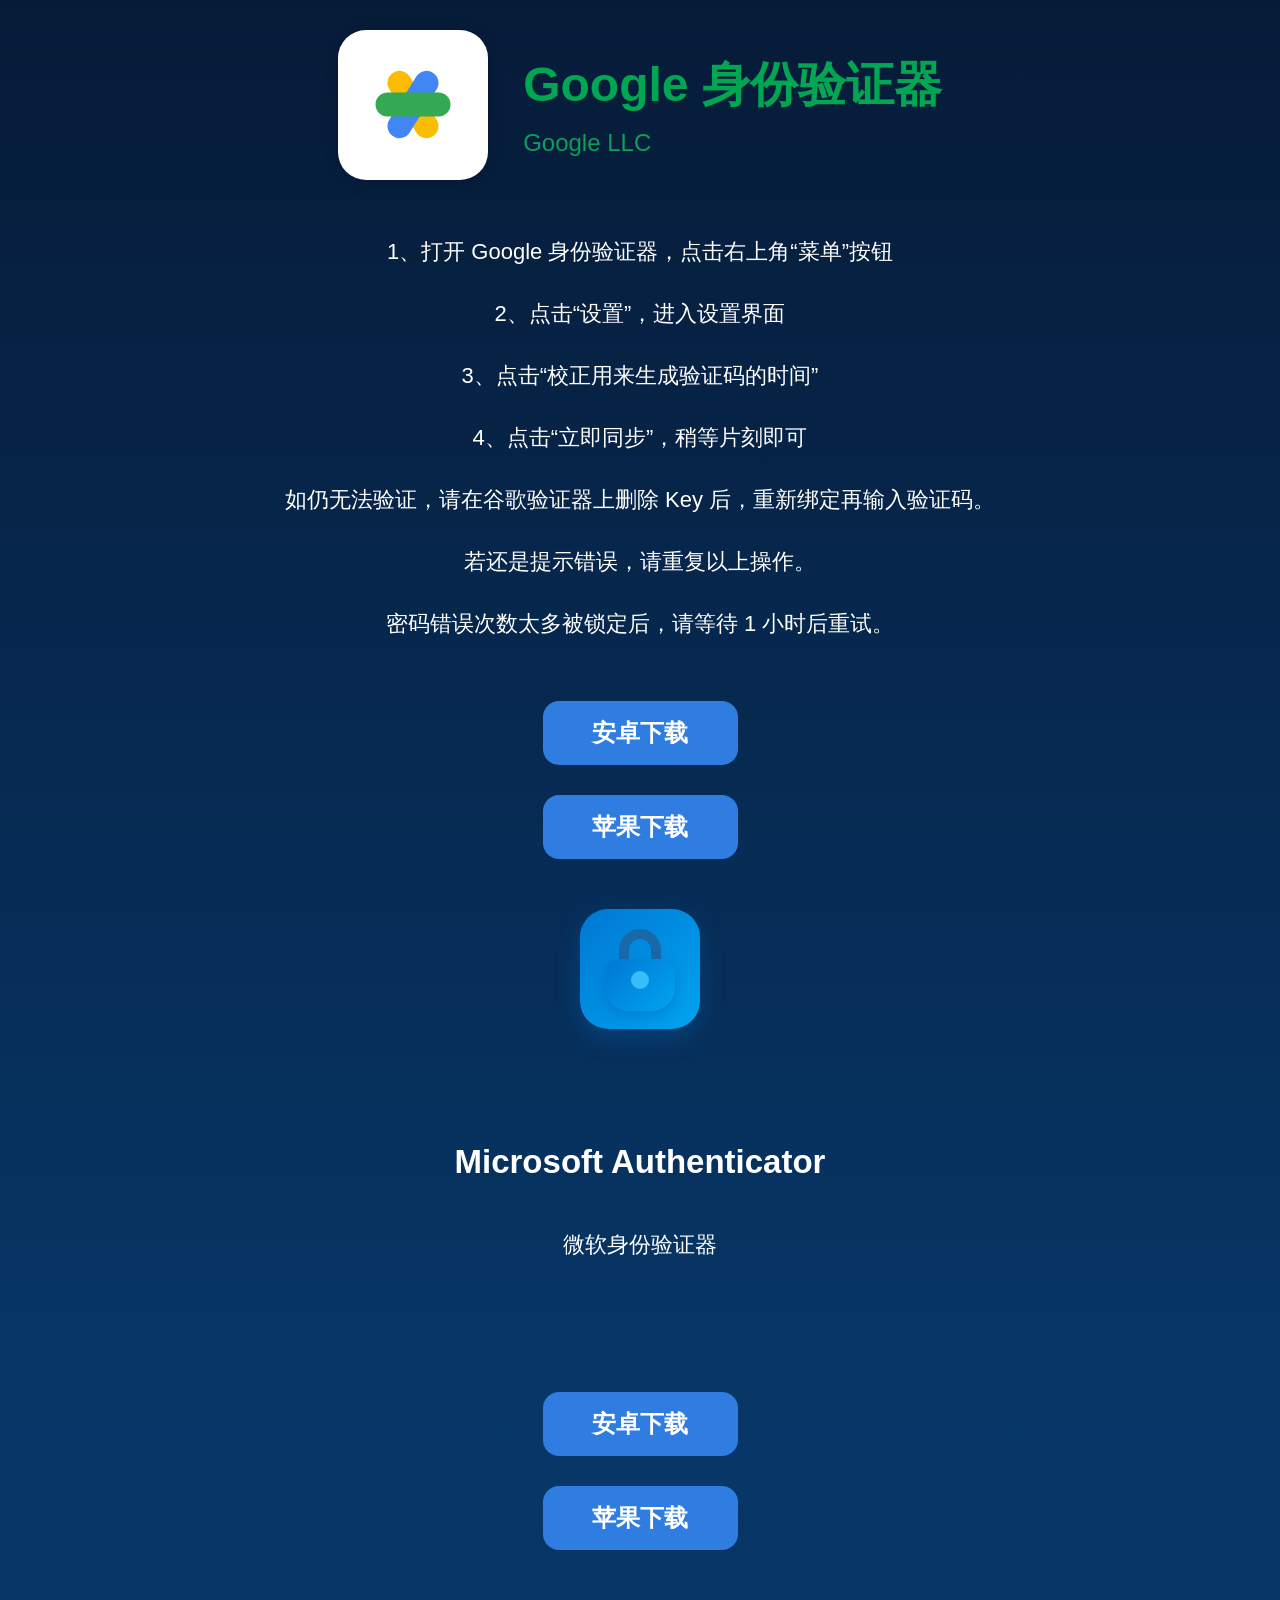
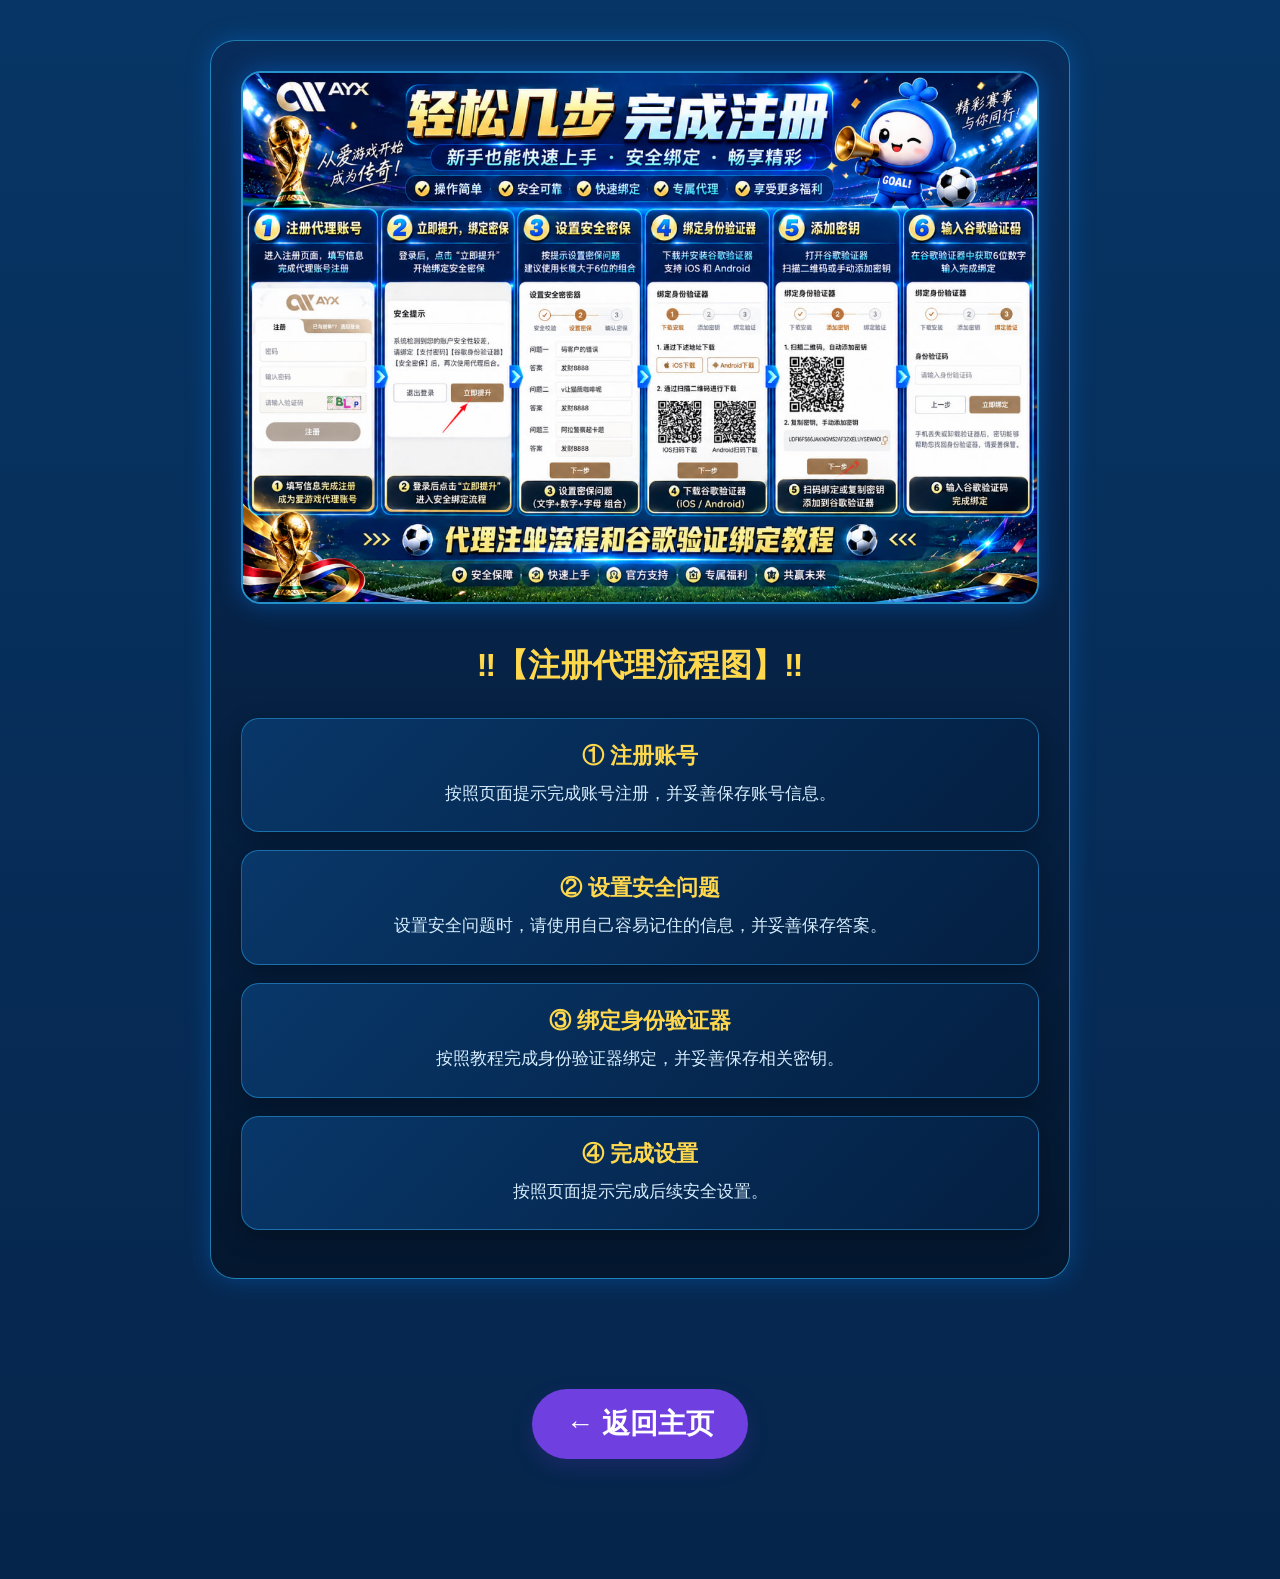
<file: google-authenticator.html>
<!DOCTYPE html>
<html lang="zh-CN">
<head>
<meta charset="UTF-8">
<meta name="viewport" content="width=device-width, initial-scale=1.0">
<title>Google 身份验证器下载</title>

<style>
*{
    box-sizing:border-box;
}

body{
    margin:0;
    min-height:100vh;
    background:linear-gradient(180deg,#061b38 0%,#073768 45%,#06254b 100%);
    color:#ffffff;
    font-family:Arial,"Microsoft YaHei",sans-serif;
}
.microsoft-icon{
    width:120px;
    height:120px;
    margin:20px auto 25px;
    border-radius:28px;
    background:linear-gradient(135deg,#0078d4,#00a4ef);
    display:flex;
    align-items:center;
    justify-content:center;
    font-size:58px;
    box-shadow:0 8px 24px rgba(0,120,212,.28);
}
.ms-lock{
    position:relative;
    width:70px;
    height:80px;
}

.ms-lock-top{
    position:absolute;
    width:42px;
    height:42px;
    border:10px solid #1769aa;
    border-bottom:none;
    border-radius:25px 25px 0 0;
    left:14px;
    top:0;
}

.ms-lock-body{
    position:absolute;
    width:70px;
    height:52px;
    background:linear-gradient(135deg,#0078d4,#00a4ef);
    border-radius:14px 14px 24px 24px;
    left:0;
    top:30px;
    box-shadow:0 5px 12px rgba(0,80,160,.3);
}

.ms-lock-dot{
    position:absolute;
    width:18px;
    height:18px;
    border-radius:50%;
    background:#38bdf8;
    left:26px;
    top:12px;
}    
.download-page{
    max-width:900px;
    margin:0 auto;
    padding:30px 20px 80px;
    text-align:center;
}
.app-header{
    display:flex;
    align-items:center;
    justify-content:center;
    gap:35px;
    margin-bottom:50px;
    text-align:left;
}

.app-icon{
    width:150px;
    height:150px;
    background:#fff;
    border-radius:28px;
    display:flex;
    align-items:center;
    justify-content:center;
    box-shadow:0 4px 15px rgba(0,0,0,.18);
}

.auth-icon{
    position:relative;
    width:90px;
    height:90px;
}

.auth-icon span{
    position:absolute;
    display:block;
    width:24px;
    height:75px;
    border-radius:15px;
    left:33px;
    top:7px;
}

.auth-icon span:nth-child(1){
    background:#fbbc04;
    transform:rotate(-32deg);
}

.auth-icon span:nth-child(2){
    background:#4285f4;
    transform:rotate(32deg);
}

.auth-icon span:nth-child(3){
    background:#34a853;
    transform:rotate(90deg);
}

.app-title h1{
    margin:0 0 12px;
    font-size:48px;
    color:#202124;
}

.app-title div{
    font-size:24px;
    color:#0f9d58;
    font-weight:500;
}
.info{
    font-size:22px;
    line-height:2;
    margin:18px 0;
}

.buttons{
    display:flex;
    flex-direction:column;
    align-items:center;
    gap:30px;
    margin-top:55px;
}

.download-btn{
    width:195px;
    padding:16px 20px;
    border-radius:16px;
    background:#2f7de1;
    color:#fff;
    text-decoration:none;
    font-size:24px;
    font-weight:bold;
    transition:transform .25s ease,box-shadow .25s ease,filter .25s ease;
}

.download-btn:hover{
    transform:translateY(-5px) scale(1.05);
    box-shadow:0 12px 30px rgba(47,125,225,.4);
    filter:brightness(1.08);
}

@media(max-width:600px){
    .info{
        font-size:18px;
    }

    .download-btn{
        width:180px;
        font-size:21px;
    }
}
.tutorial-section{
    max-width:1200px;
    margin:60px auto;
    padding:30px;
    border-radius:25px;
    background:linear-gradient(180deg,#082d5c,#04172f);
    border:1px solid rgba(50,190,255,.6);
    box-shadow:0 0 25px rgba(0,130,255,.3);
}

.tutorial-image{
    width:100%;
    max-width:1120px;
    display:block;
    margin:0 auto 40px;
    border-radius:20px;
    border:2px solid rgba(50,190,255,.7);
    box-shadow:0 0 25px rgba(0,130,255,.4);
}

.tutorial-content{
    max-width:1080px;
    margin:auto;
}

.tutorial-content h2{
    text-align:center;
    color:#ffd84d;
    font-size:32px;
    margin:0 0 30px;
}

.tutorial-item{
    margin-bottom:18px;
    padding:22px 26px;
    border-radius:18px;
    background:linear-gradient(135deg,#083769,#041f41);
    border:1px solid rgba(50,180,255,.45);
    box-shadow:0 8px 25px rgba(0,0,0,.25);
}

.tutorial-item strong{
    display:block;
    margin-bottom:8px;
    color:#ffd84d;
    font-size:22px;
}

.tutorial-item p{
    margin:0;
    color:#d9efff;
    font-size:17px;
    line-height:1.8;
}
  .back-home {
    display: block;
    width: fit-content;
    margin: 50px auto 40px;
    padding: 16px 34px;
    background: #6f3fe0;
    color: #ffffff;
    font-size: 28px;
    font-weight: 600;
    text-decoration: none;
    border-radius: 50px;
    box-shadow: 0 8px 20px rgba(80, 50, 180, 0.25);
    transition: 0.2s;
}

.back-home:hover {
    background: #5d32c7;
    transform: translateY(-2px);
}  
</style>
</head>

<body>

<div class="download-page">

    <div class="app-header">
        <div class="app-icon">
            <div class="auth-icon">
                <span></span>
                <span></span>
                <span></span>
            </div>
        </div>

        <div class="app-title">
           <h1 style="color:#00A651;">Google 身份验证器</h1>
            <div>Google LLC</div>
        </div>
    </div>

    <div class="info">
        1、打开 Google 身份验证器，点击右上角“菜单”按钮
    </div>

    <div class="info">
        2、点击“设置”，进入设置界面
    </div>

    <div class="info">
        3、点击“校正用来生成验证码的时间”
    </div>

    <div class="info">
        4、点击“立即同步”，稍等片刻即可
    </div>

    <div class="info">
        如仍无法验证，请在谷歌验证器上删除 Key 后，重新绑定再输入验证码。
    </div>

    <div class="info">
        若还是提示错误，请重复以上操作。
    </div>

    <div class="info">
        密码错误次数太多被锁定后，请等待 1 小时后重试。
    </div>

    <div class="buttons">

        <a
            href="https://play.google.com/store/apps/details?id=com.google.android.apps.authenticator2"
            class="download-btn"
            target="_blank"
            rel="noopener noreferrer">
            安卓下载
        </a>

        <a
            href="https://apps.apple.com/us/app/google-authenticator/id388497605"
            class="download-btn"
            target="_blank"
            rel="noopener noreferrer">
            苹果下载
        </a>
<div class="microsoft-icon">
    <div class="ms-lock">
        <div class="ms-lock-top"></div>
        <div class="ms-lock-body">
            <div class="ms-lock-dot"></div>
        </div>
    </div>
</div>
    <div class="info">
    <h2>Microsoft Authenticator</h2>
    <p>微软身份验证器</p>
</div>

<div class="buttons">

    <a href="https://aka.ms/mobileauthenticator"
       class="download-btn"
       target="_blank"
       rel="noopener noreferrer">
        安卓下载
    </a>

    <a href="https://apps.apple.com/us/app/microsoft-authenticator/id983156458"
       class="download-btn"
       target="_blank"
       rel="noopener noreferrer">
        苹果下载
    </a>
<div class="tutorial-section">

    <img
        src="photo_2026-09-15_12-52-23教程图.jpg"
        alt="注册和身份验证器教程"
        class="tutorial-image">

    <div class="tutorial-content">

        <h2>‼【注册代理流程图】‼</h2>

        <div class="tutorial-item">
            <strong>① 注册账号</strong>
            <p>按照页面提示完成账号注册，并妥善保存账号信息。</p>
        </div>

        <div class="tutorial-item">
            <strong>② 设置安全问题</strong>
            <p>设置安全问题时，请使用自己容易记住的信息，并妥善保存答案。</p>
        </div>

        <div class="tutorial-item">
            <strong>③ 绑定身份验证器</strong>
            <p>按照教程完成身份验证器绑定，并妥善保存相关密钥。</p>
        </div>

        <div class="tutorial-item">
            <strong>④ 完成设置</strong>
            <p>按照页面提示完成后续安全设置。</p>
        </div>

    </div>

</div>
</div>

</div>
<a href="index.html" class="back-home">
    ← 返回主页
</a>
    
</body>
</html>
</file>
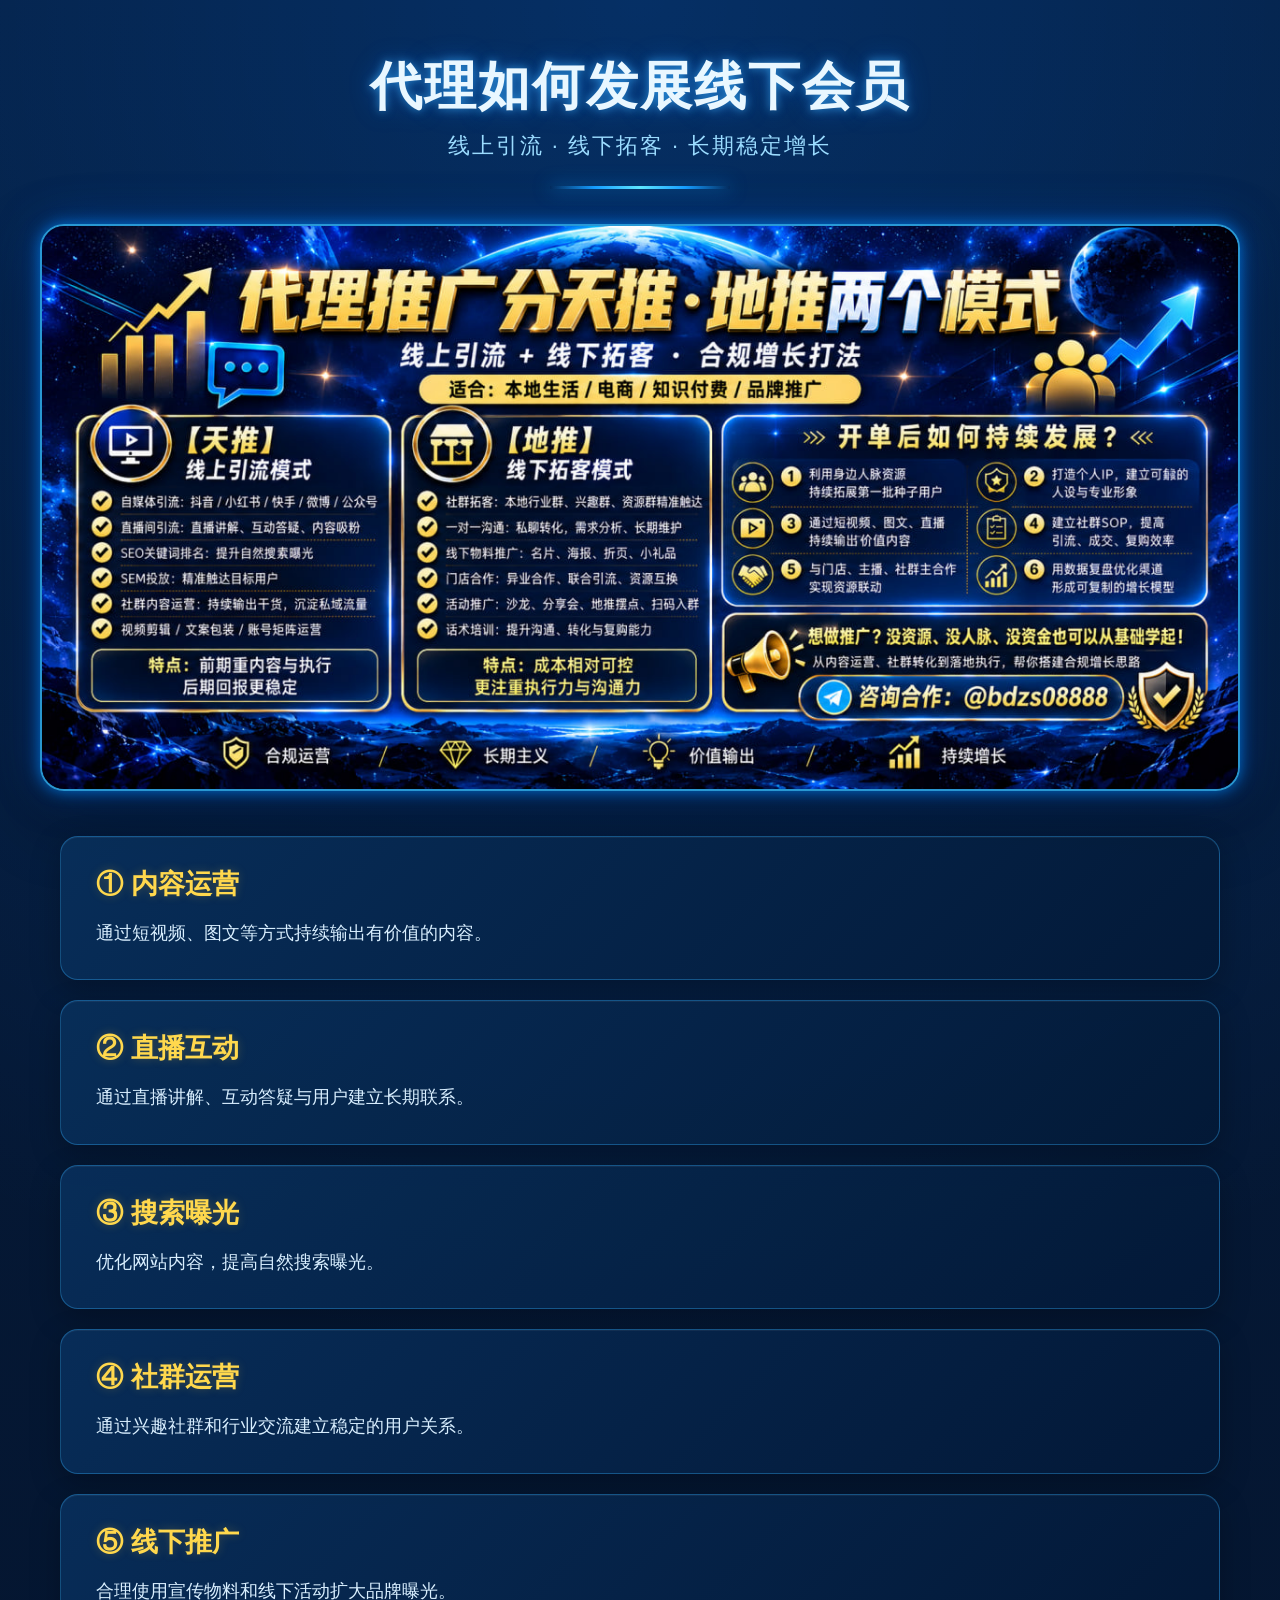
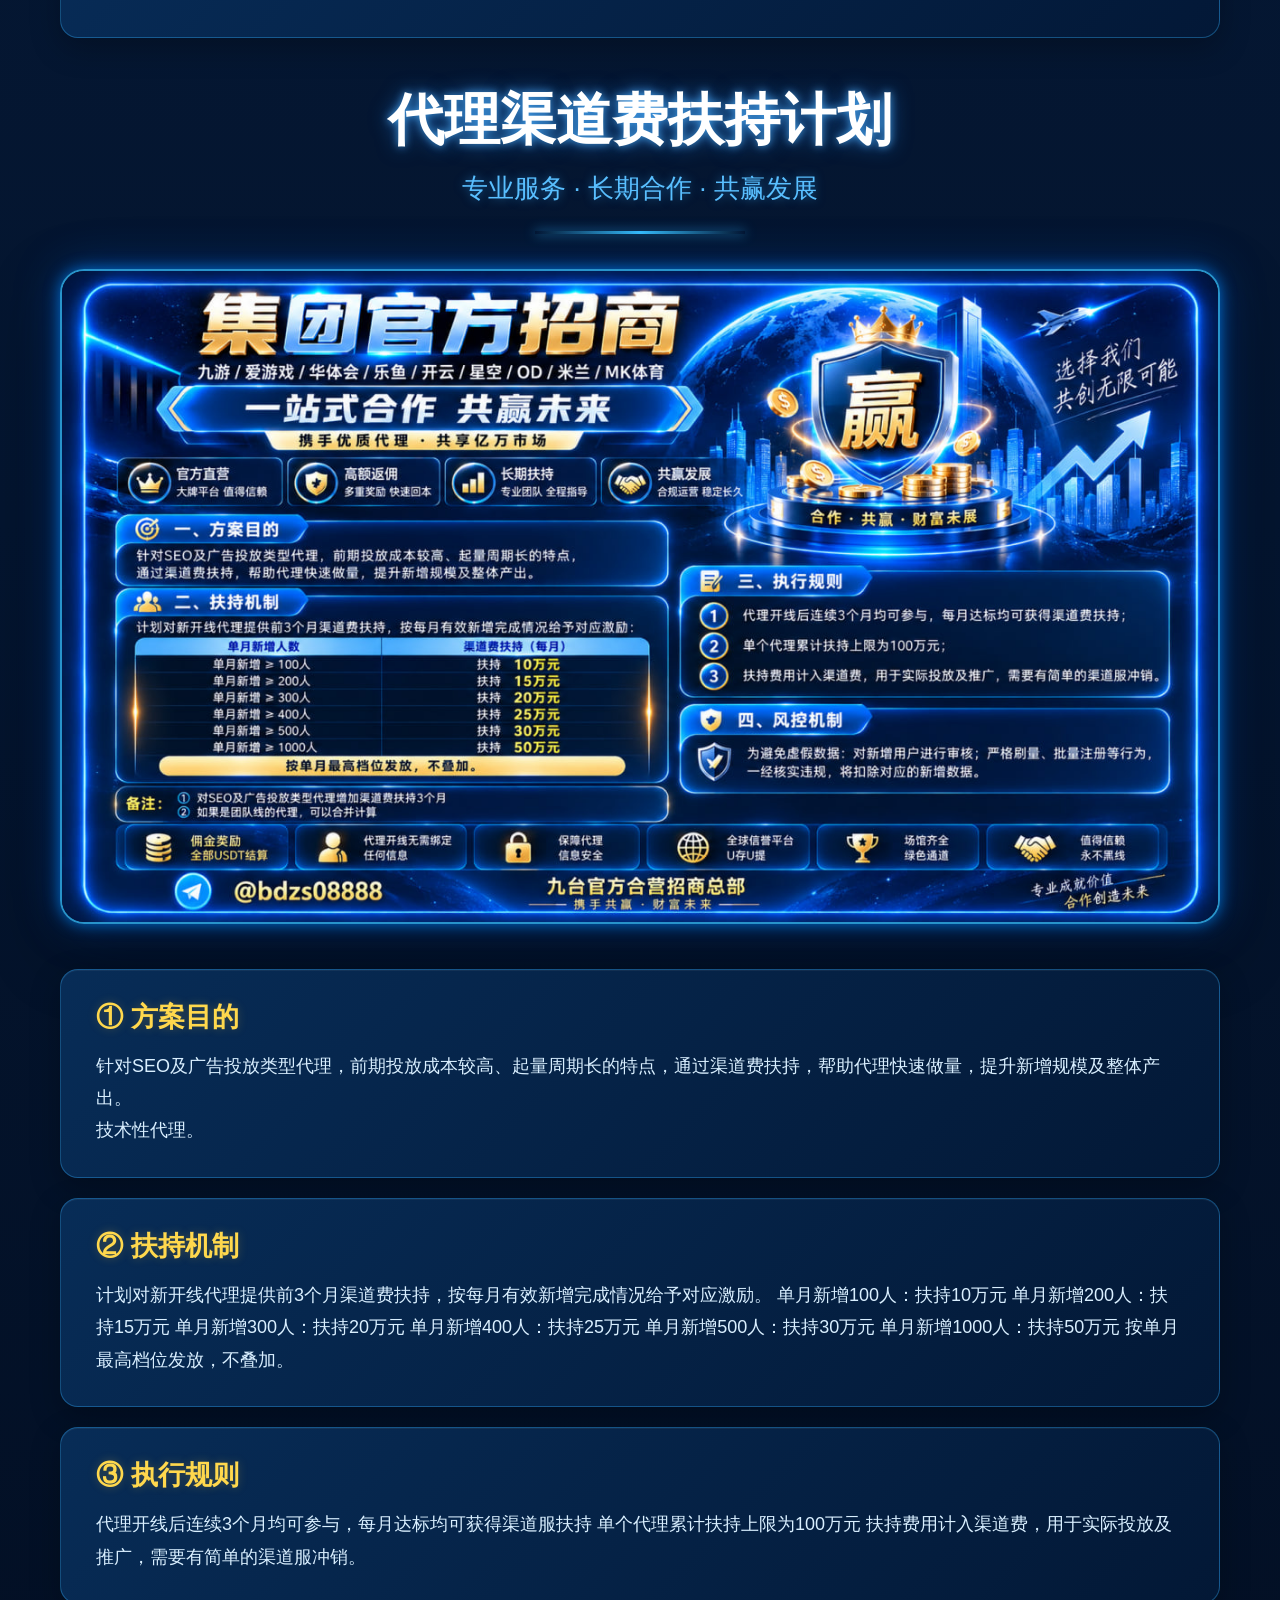
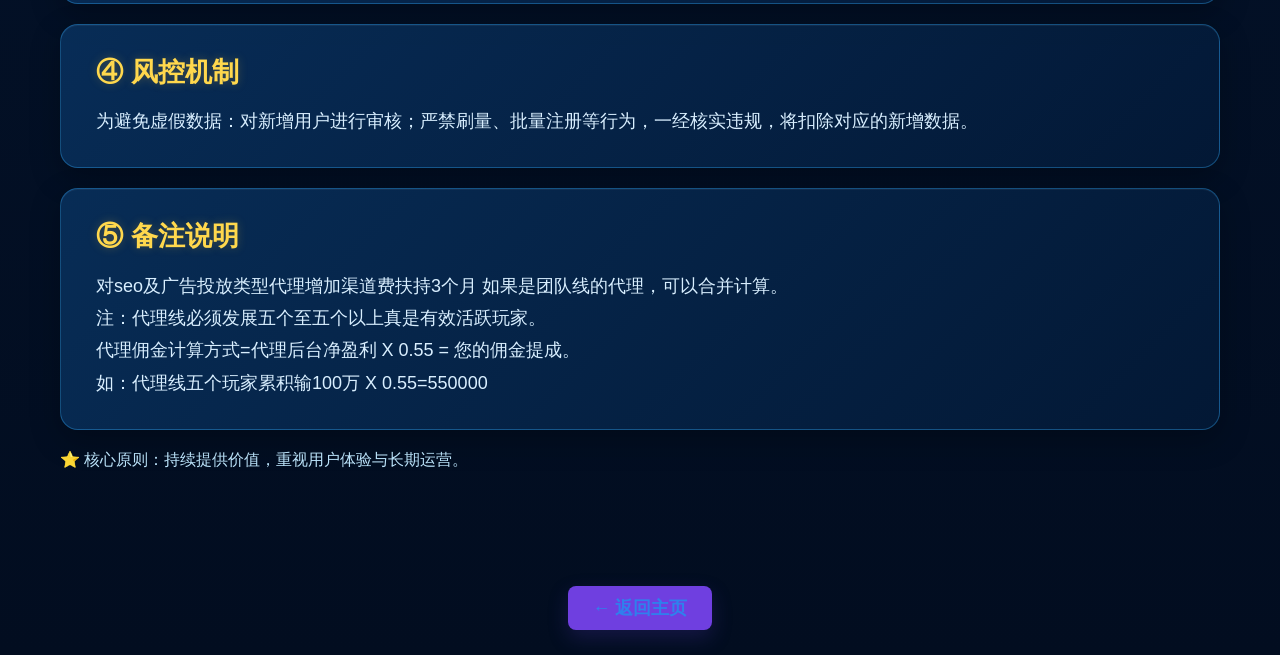
<file: xiaxian.html>
<!DOCTYPE html>
<html lang="zh-CN">
<head>
<meta charset="UTF-8">
<meta name="viewport" content="width=device-width,initial-scale=1">
<title>推广方法指南</title>

<style>
*{
    box-sizing:border-box;
}

html{
    scroll-behavior:smooth;
}

body{
    margin:0;
    min-height:100vh;
    background:
        radial-gradient(circle at 50% 0%,rgba(0,120,255,.22),transparent 35%),
        linear-gradient(180deg,#061b3a 0%,#04152f 55%,#020d20 100%);
    color:#fff;
    font-family:Arial,"Microsoft YaHei",sans-serif;
}
   .back-home {
    display: block;
    width: fit-content;
    margin: 50px auto 40px;
    padding: 16px 34px;
    background: #6f3fe0;
    color: #ffffff;
    font-size: 28px;
    font-weight: 600;
    text-decoration: none;
    border-radius: 50px;
    box-shadow: 0 8px 20px rgba(80, 50, 180, 0.25);
    transition: 0.2s;
}

.back-home:hover {
    background: #5d32c7;
    transform: translateY(-2px);
}
}

.back-home:hover {
    background: rgba(47, 128, 237, 0.1);
}

.page{
    width:100%;
    max-width:1280px;
    margin:0 auto;
    padding:0 28px 80px;
}

/* 顶部标题 */
.page-header{
    text-align:center;
    padding:55px 20px 30px;
    position:relative;
}

.page-header::after{
    content:"";
    display:block;
    width:180px;
    height:3px;
    margin:25px auto 0;
    background:linear-gradient(
        90deg,
        transparent,
        #159cff,
        #5ee7ff,
        #159cff,
        transparent
    );
    box-shadow:0 0 18px rgba(21,156,255,.8);
}

.page-header h1{
    margin:0 0 14px;
    font-size:52px;
    line-height:1.2;
    font-weight:800;
    letter-spacing:2px;
    color:#e9f7ff;
    text-shadow:
        0 0 10px rgba(60,180,255,.7),
        0 0 25px rgba(20,120,255,.45);
}

.page-header p{
    margin:0;
    font-size:22px;
    color:#9bdcff;
    letter-spacing:2px;
}

/* 中间大图片 */
.poster{
    width:100%;
    max-width:1200px;
    height:auto;
    display:block;
    margin:5px auto 45px;
    border-radius:24px;
    border:2px solid rgba(52,190,255,.75);
    box-shadow:
        0 0 15px rgba(0,140,255,.7),
        0 0 45px rgba(0,100,255,.35),
        0 25px 70px rgba(0,0,0,.45);
    object-fit:contain;
}
/* 第二张图片，与第一张图片统一 */
.section-image{
    width:100%;
    max-width:1200px;
    margin:5px auto 45px;
}

.section-image img{
    width:100%;
    height:auto;
    display:block;
    border-radius:24px;
    border:2px solid rgba(52,190,255,.75);
    box-shadow:
        0 0 15px rgba(0,140,255,.7),
        0 0 45px rgba(0,100,255,.35),
        0 25px 70px rgba(0,0,0,.45);
    object-fit:contain;
}
/* 内容区域 */
.content{
    width:100%;
    max-width:1160px;
    margin:0 auto;
}

/* 内容卡片 */
.item{
    position:relative;
    padding:30px 35px;
    margin:0 0 20px;
    border-radius:18px;

    background:
        linear-gradient(
            135deg,
            rgba(8,47,91,.92),
            rgba(3,25,55,.92)
        );

    border:1px solid rgba(54,177,255,.35);

    box-shadow:
        inset 0 1px 0 rgba(255,255,255,.05),
        0 10px 30px rgba(0,0,0,.25);

    transition:
        transform .25s ease,
        border-color .25s ease,
        box-shadow .25s ease;
}

.item:hover{
    transform:translateY(-4px);
    border-color:rgba(75,205,255,.75);

    box-shadow:
        0 12px 35px rgba(0,120,255,.25),
        inset 0 0 20px rgba(0,150,255,.05);
}

.item h2{
    margin:0 0 15px;
    font-size:27px;
    line-height:1.3;
    color:#ffd84d;
    text-shadow:0 0 10px rgba(255,200,50,.25);
}

.item p{
    margin:0;
    font-size:18px;
    line-height:1.8;
    color:#d9efff;
}

/* 核心原则 */
.content > p,
.content > div:last-child{
    color:#bfe8ff;
}

/* 平板 */
@media(max-width:900px){

    .page{
        padding:0 18px 60px;
    }

    .page-header{
        padding:40px 10px 25px;
    }

    .page-header h1{
        font-size:40px;
    }

    .page-header p{
        font-size:18px;
    }

    .poster{
        margin-bottom:35px;
        border-radius:18px;
    }

    .item{
        padding:25px;
    }

    .item h2{
        font-size:24px;
    }
}

/* 手机 */
@media(max-width:600px){

    .page{
        padding:0 12px 40px;
    }

    .page-header{
        padding:30px 8px 22px;
    }

    .page-header h1{
        font-size:30px;
        letter-spacing:1px;
    }

    .page-header p{
        font-size:15px;
        letter-spacing:1px;
    }

    .page-header::after{
        width:120px;
        margin-top:18px;
    }

    .poster{
        margin-bottom:25px;
        border-radius:14px;
        border-width:1px;
    }

    .item{
        padding:20px;
        margin-bottom:14px;
        border-radius:14px;
    }

    .item h2{
        font-size:21px;
    }

    .item p{
        font-size:15px;
        line-height:1.7;
    }
}

.back-home {
    display: block;
    width: fit-content;
    margin: 35px auto 25px;
    padding: 10px 24px;
    color: #2f80ed;
    font-size: 18px;
    text-decoration: none;
    border-radius: 8px;
    transition: 0.2s;
}

.back-home:hover {
    background: rgba(47, 128, 237, 0.1);
}
.page-title {
    text-align: center;
    margin: 45px 0 35px;
}

.page-title h1 {
    margin: 0 0 12px;
    color: #ffffff;
    font-size: 56px;
    font-weight: 700;
    text-shadow:
        0 0 8px rgba(80,180,255,.8),
        0 0 20px rgba(40,140,255,.6);
}

.page-title p {
    margin: 0;
    color: #59bfff;
    font-size: 26px;
    font-weight: 400;
    text-shadow: 0 0 10px rgba(50,170,255,.5);
}

.page-title::after {
    content: "";
    display: block;
    width: 210px;
    height: 3px;
    margin: 25px auto 0;
    background: linear-gradient(
        90deg,
        transparent,
        #36bfff,
        transparent
    );
    box-shadow: 0 0 12px rgba(50,180,255,.8);
}
</style>
    
</head>

<body>

<div class="page">

    <header class="page-header">
        <h1>代理如何发展线下会员</h1>
        <p>线上引流 · 线下拓客 · 长期稳定增长</p>
    </header>

    <img src="photo_2026-09-15_11-54-54修改后.jpg" class="poster" alt="推广指南">

    <div class="content">

        <div class="item">
            <h2>① 内容运营</h2>
            <p>通过短视频、图文等方式持续输出有价值的内容。</p>
        </div>

        <div class="item">
            <h2>② 直播互动</h2>
            <p>通过直播讲解、互动答疑与用户建立长期联系。</p>
        </div>

        <div class="item">
            <h2>③ 搜索曝光</h2>
            <p>优化网站内容，提高自然搜索曝光。</p>
        </div>

        <div class="item">
            <h2>④ 社群运营</h2>
            <p>通过兴趣社群和行业交流建立稳定的用户关系。</p>
        </div>

        <div class="item">
            <h2>⑤ 线下推广</h2>
            <p>合理使用宣传物料和线下活动扩大品牌曝光。</p>
        </div>
<div class="page-title">
    <h1>代理渠道费扶持计划</h1>
    <p>专业服务 · 长期合作 · 共赢发展</p>
</div>
        <!-- 图片模块 -->
<div class="section-image">
    <img src="扶持.jpg" alt="活动图片">
</div>
        <div class="item">
    <h2>① 方案目的</h2>
    <p>针对SEO及广告投放类型代理，前期投放成本较高、起量周期长的特点，通过渠道费扶持，帮助代理快速做量，提升新增规模及整体产出。</p>
    <p>技术性代理。</p>
</div>
        <div class="item">
    <h2>② 扶持机制</h2>
    <p>计划对新开线代理提供前3个月渠道费扶持，按每月有效新增完成情况给予对应激励。


单月新增100人：扶持10万元
单月新增200人：扶持15万元
单月新增300人：扶持20万元
单月新增400人：扶持25万元
单月新增500人：扶持30万元
单月新增1000人：扶持50万元
按单月最高档位发放，不叠加。</p>
</div>

<div class="item">
    <h2>③ 执行规则</h2>
    <p>代理开线后连续3个月均可参与，每月达标均可获得渠道服扶持
单个代理累计扶持上限为100万元
扶持费用计入渠道费，用于实际投放及推广，需要有简单的渠道服冲销。</p>
    
</div>

<div class="item">
    <h2>④ 风控机制</h2>
    <p>为避免虚假数据：对新增用户进行审核；严禁刷量、批量注册等行为，一经核实违规，将扣除对应的新增数据。</p>
    
</div>

<div class="item">
    <h2>⑤ 备注说明</h2>
    <p>对seo及广告投放类型代理增加渠道费扶持3个月
如果是团队线的代理，可以合并计算。</p>
    <p>注：代理线必须发展五个至五个以上真是有效活跃玩家。</p>
     <p>代理佣金计算方式=代理后台净盈利 X 0.55 = 您的佣金提成。</p>
    <p>如：代理线五个玩家累积输100万 X 0.55=550000 </p>
</div>
        <div class="highlight">
            ⭐ 核心原则：持续提供价值，重视用户体验与长期运营。
        </div>

    </div>

</div>
<a href="index.html" class="back-home">
    ← 返回主页
</a>
    
</body>
</html>
</file>
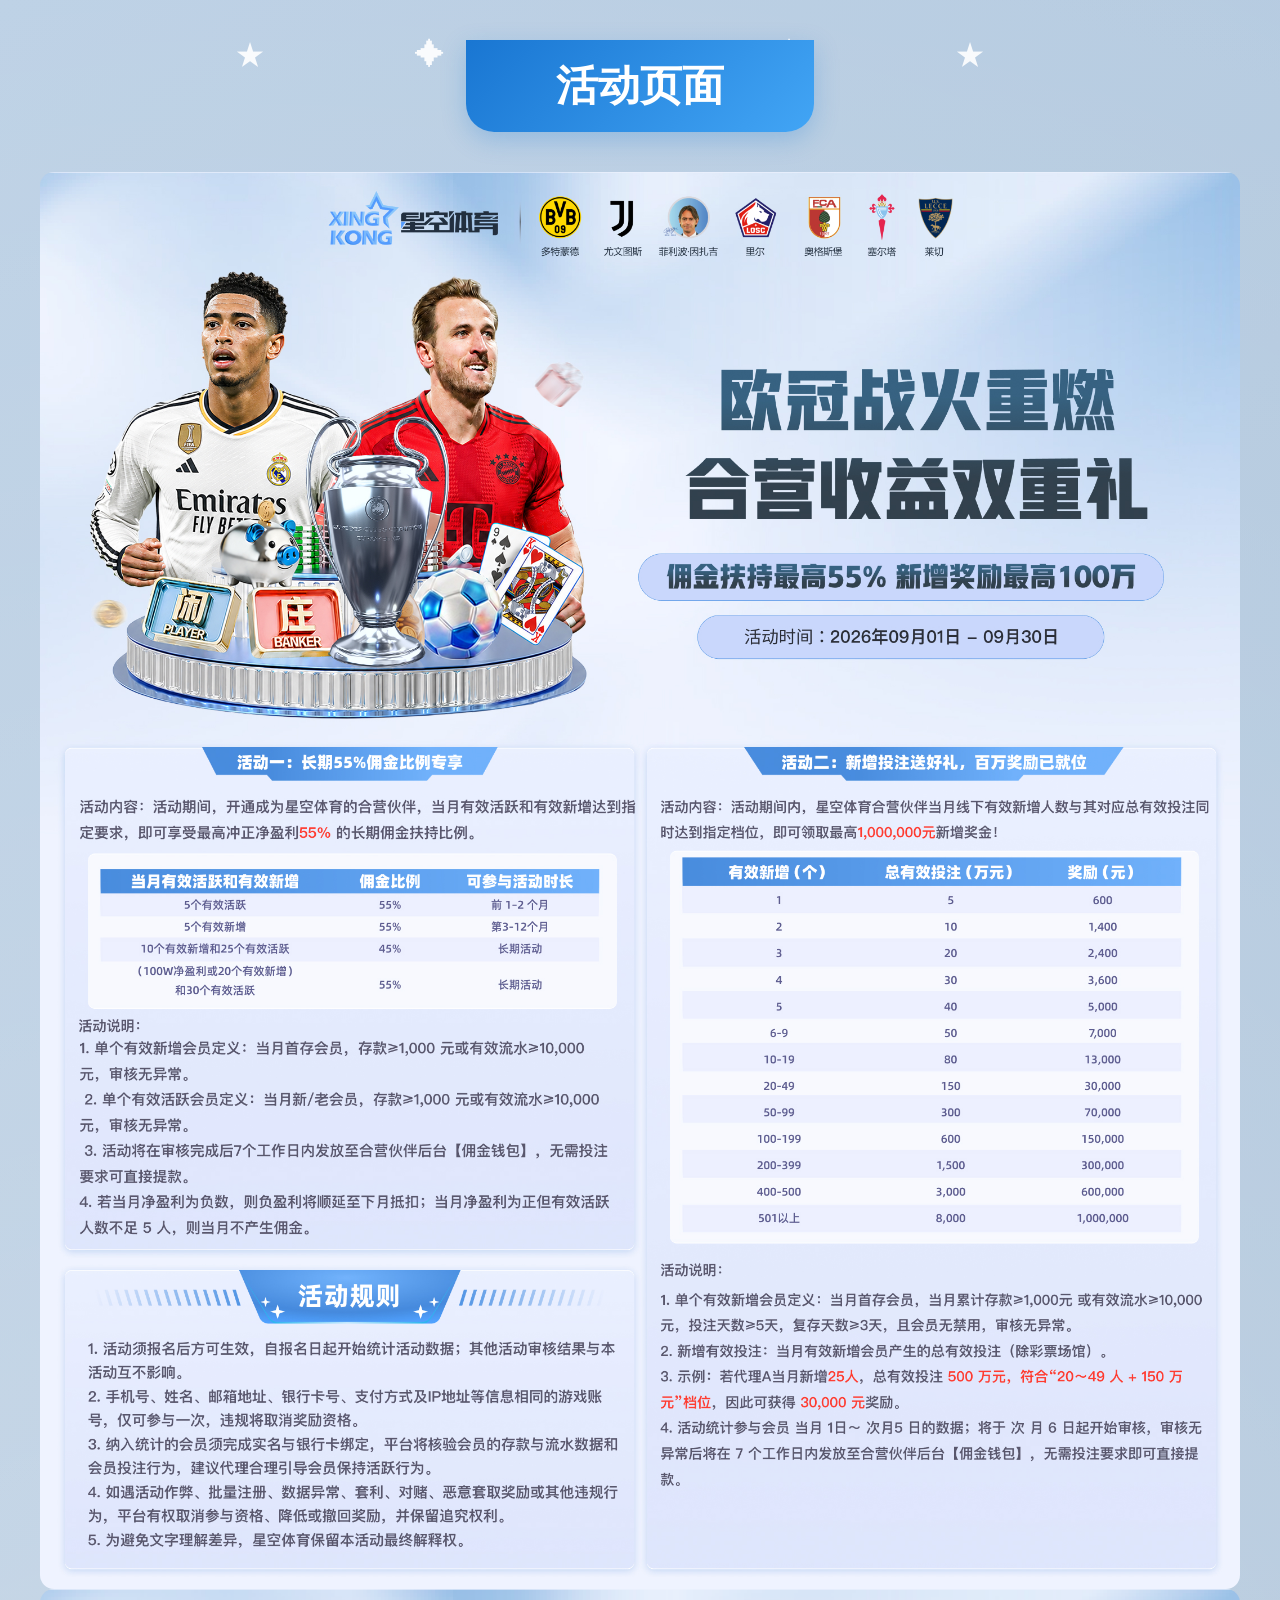
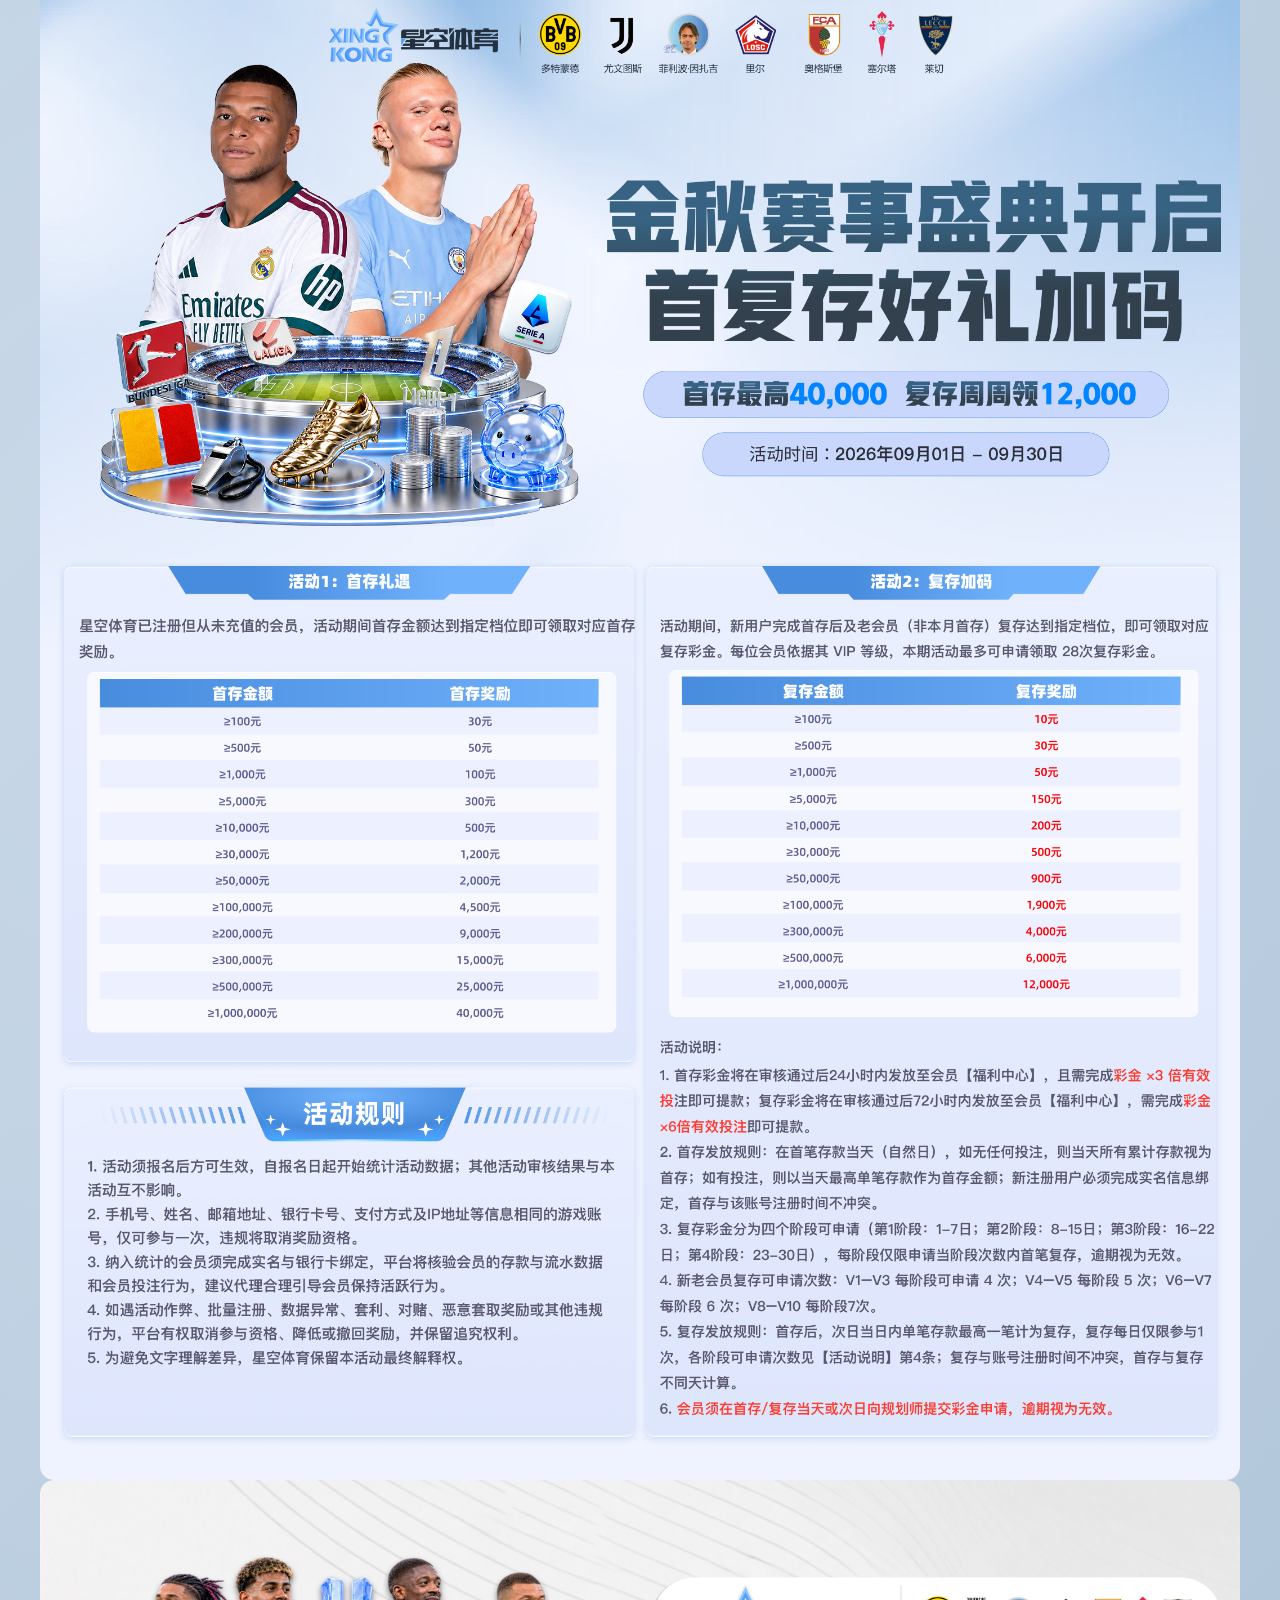
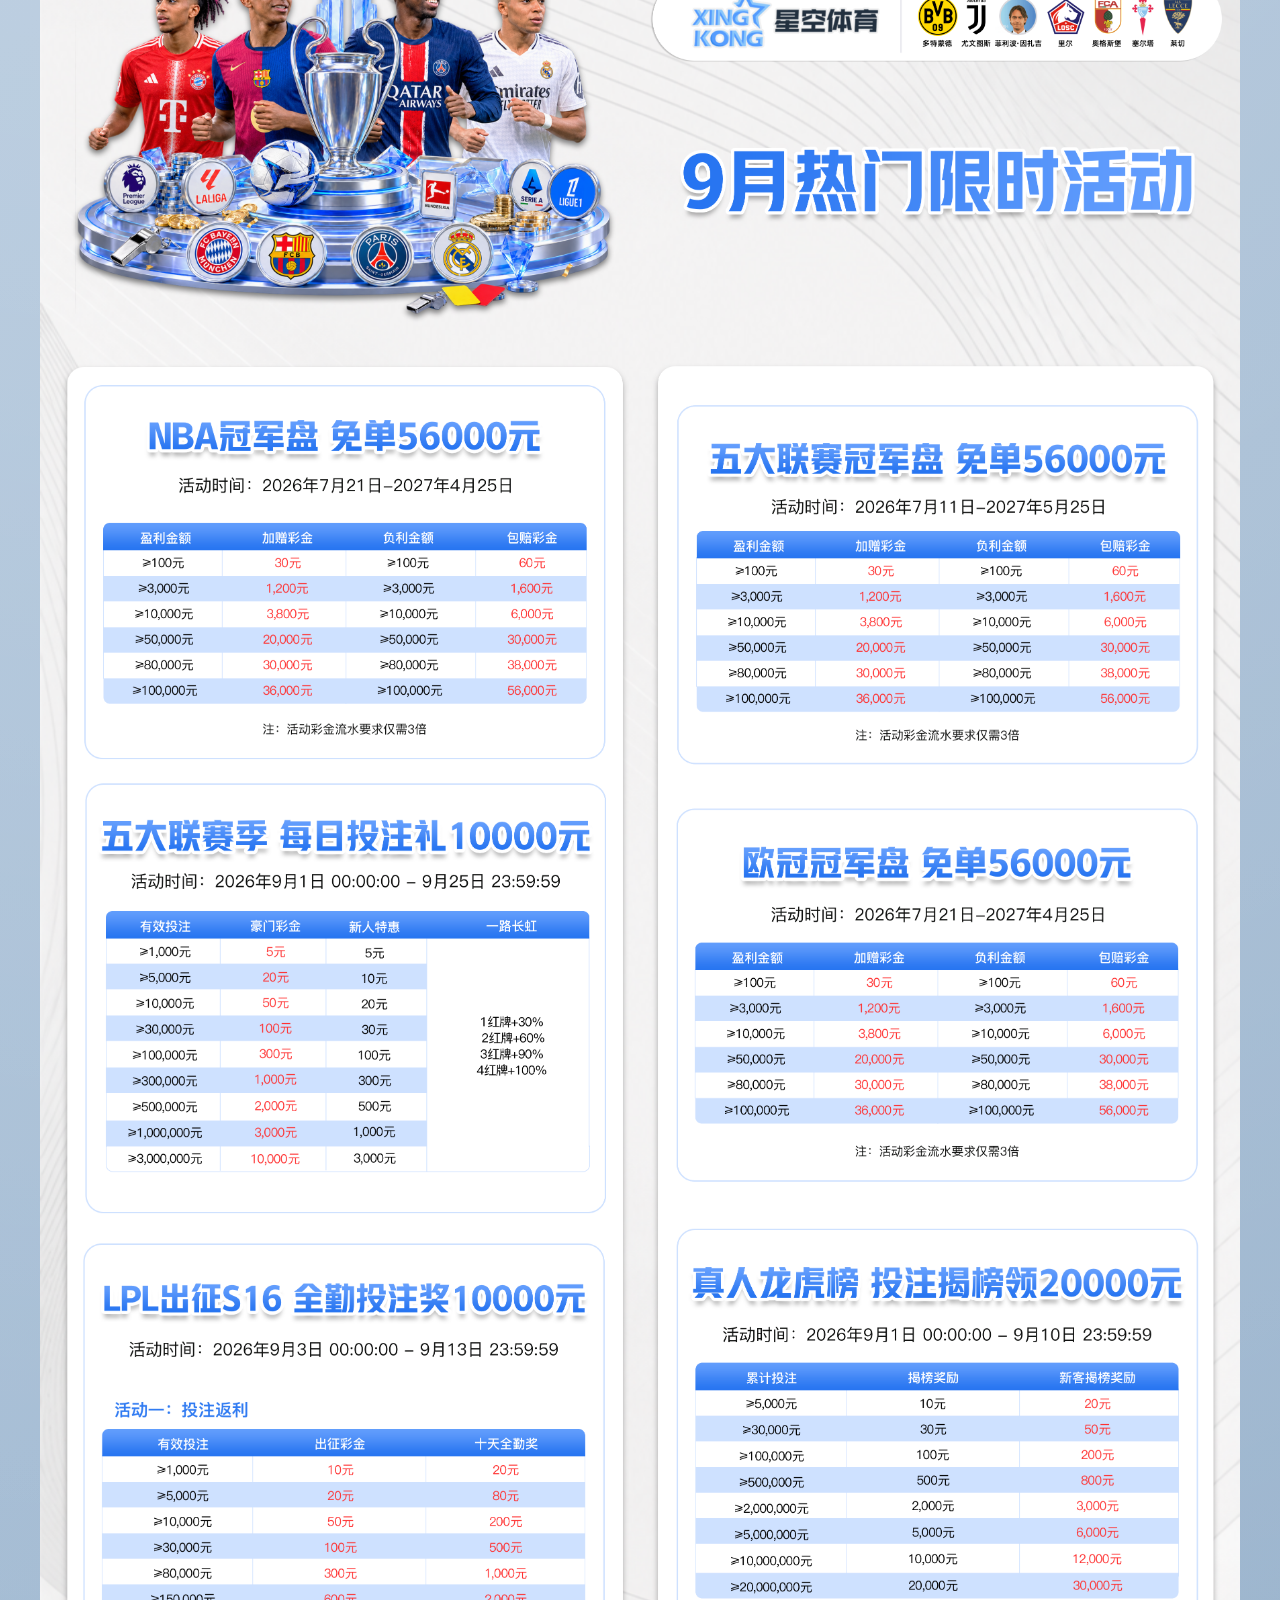
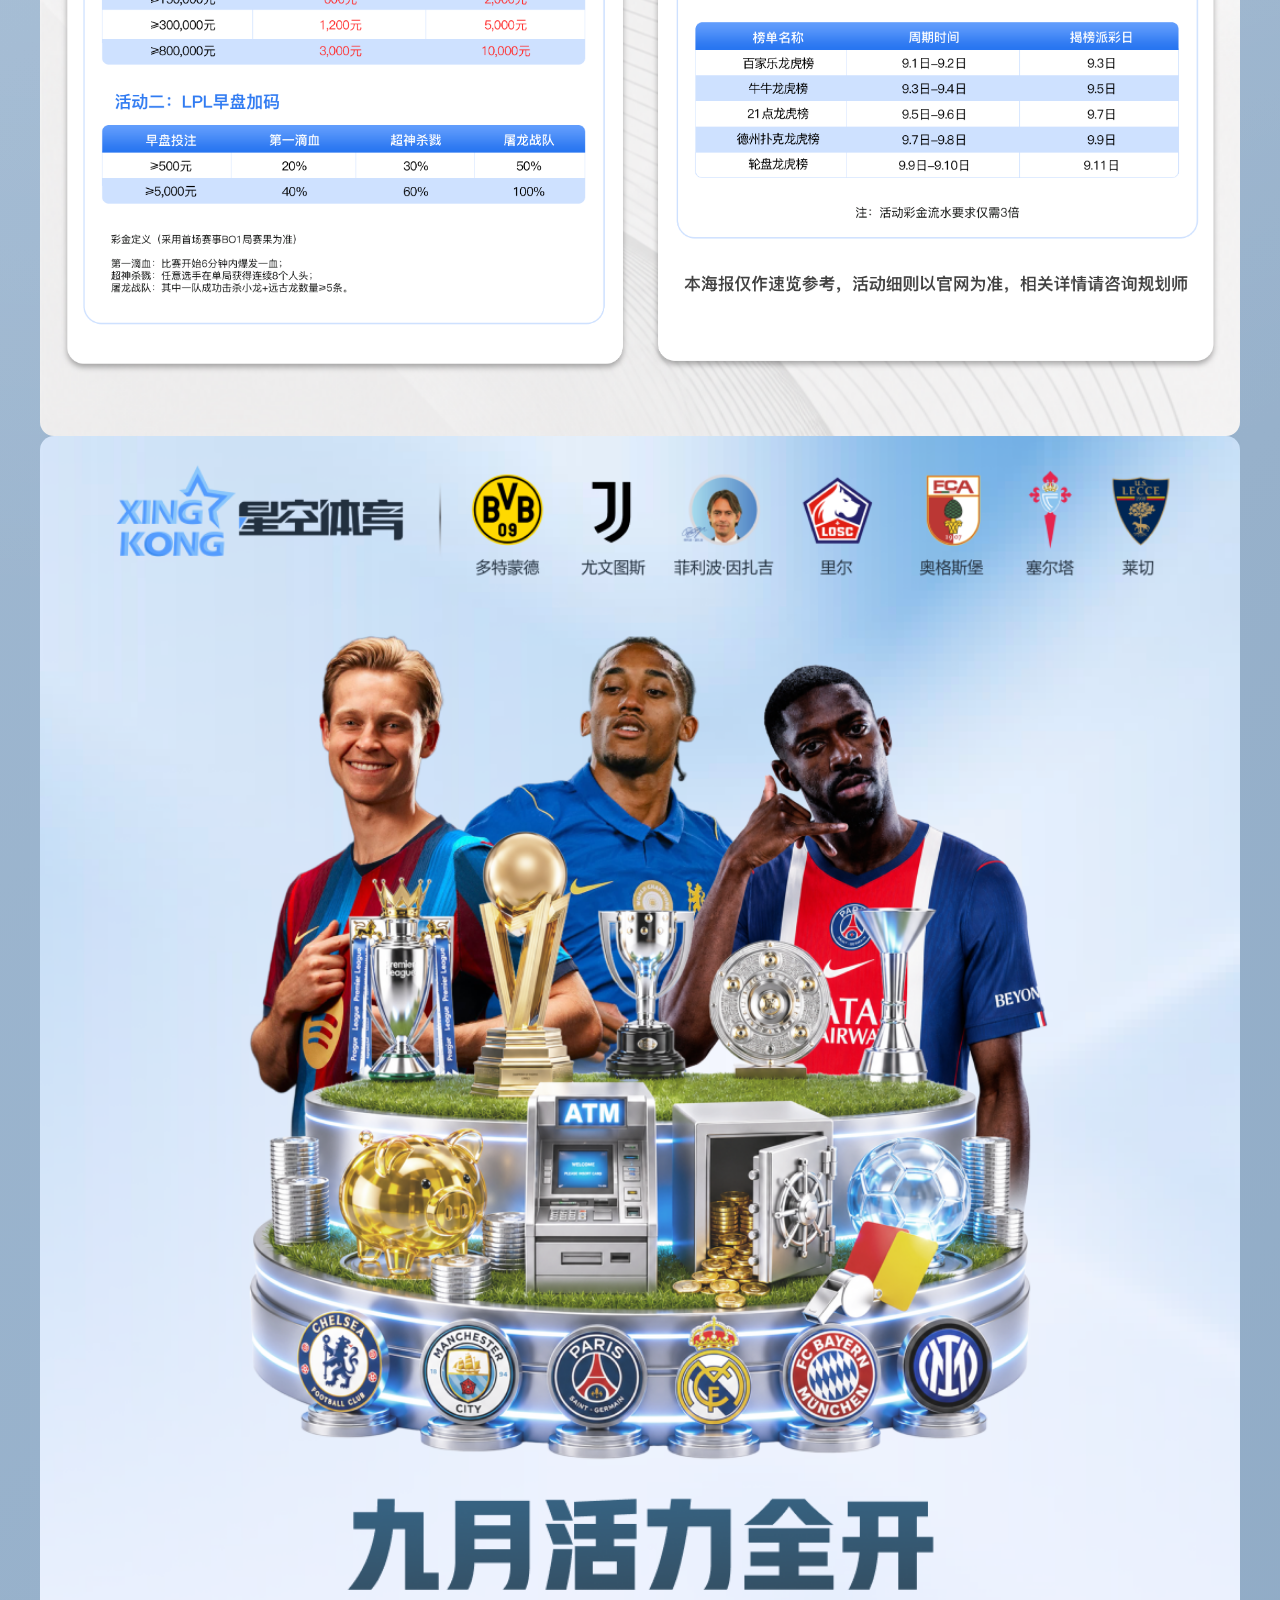
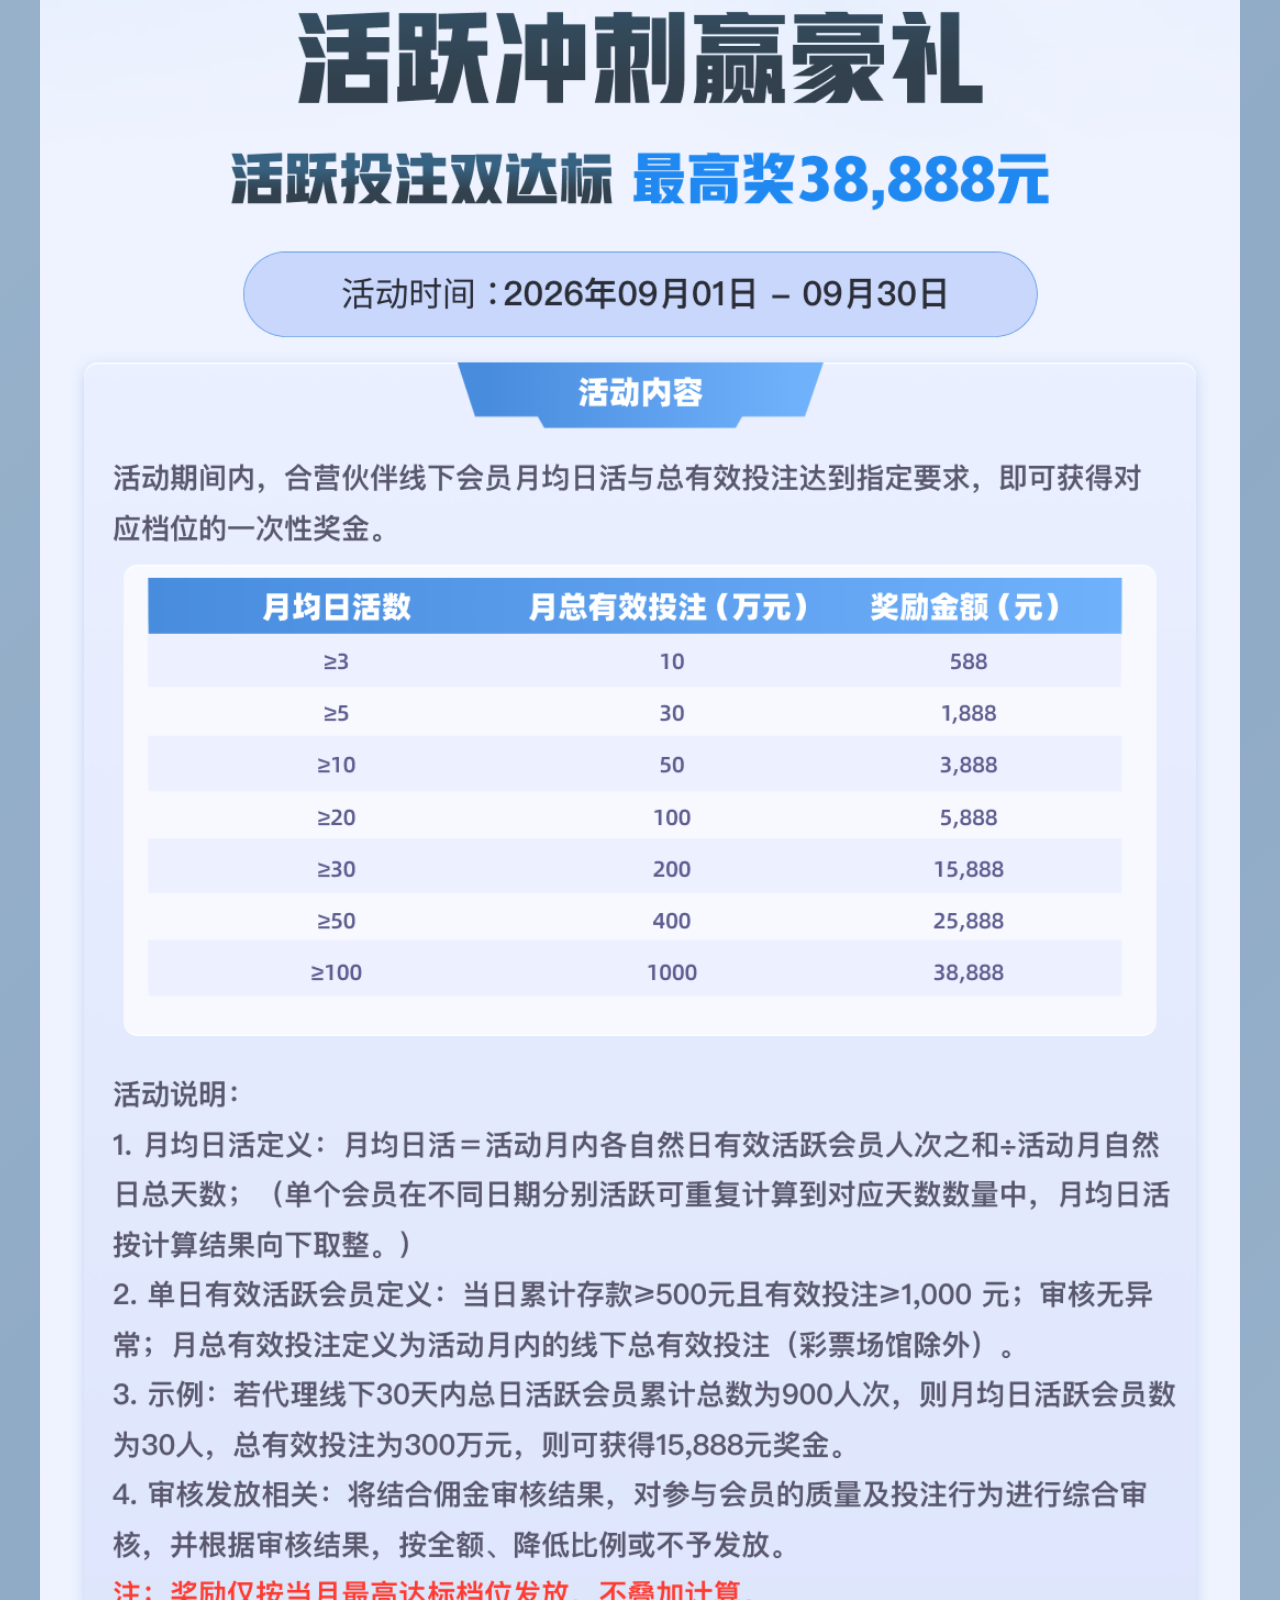
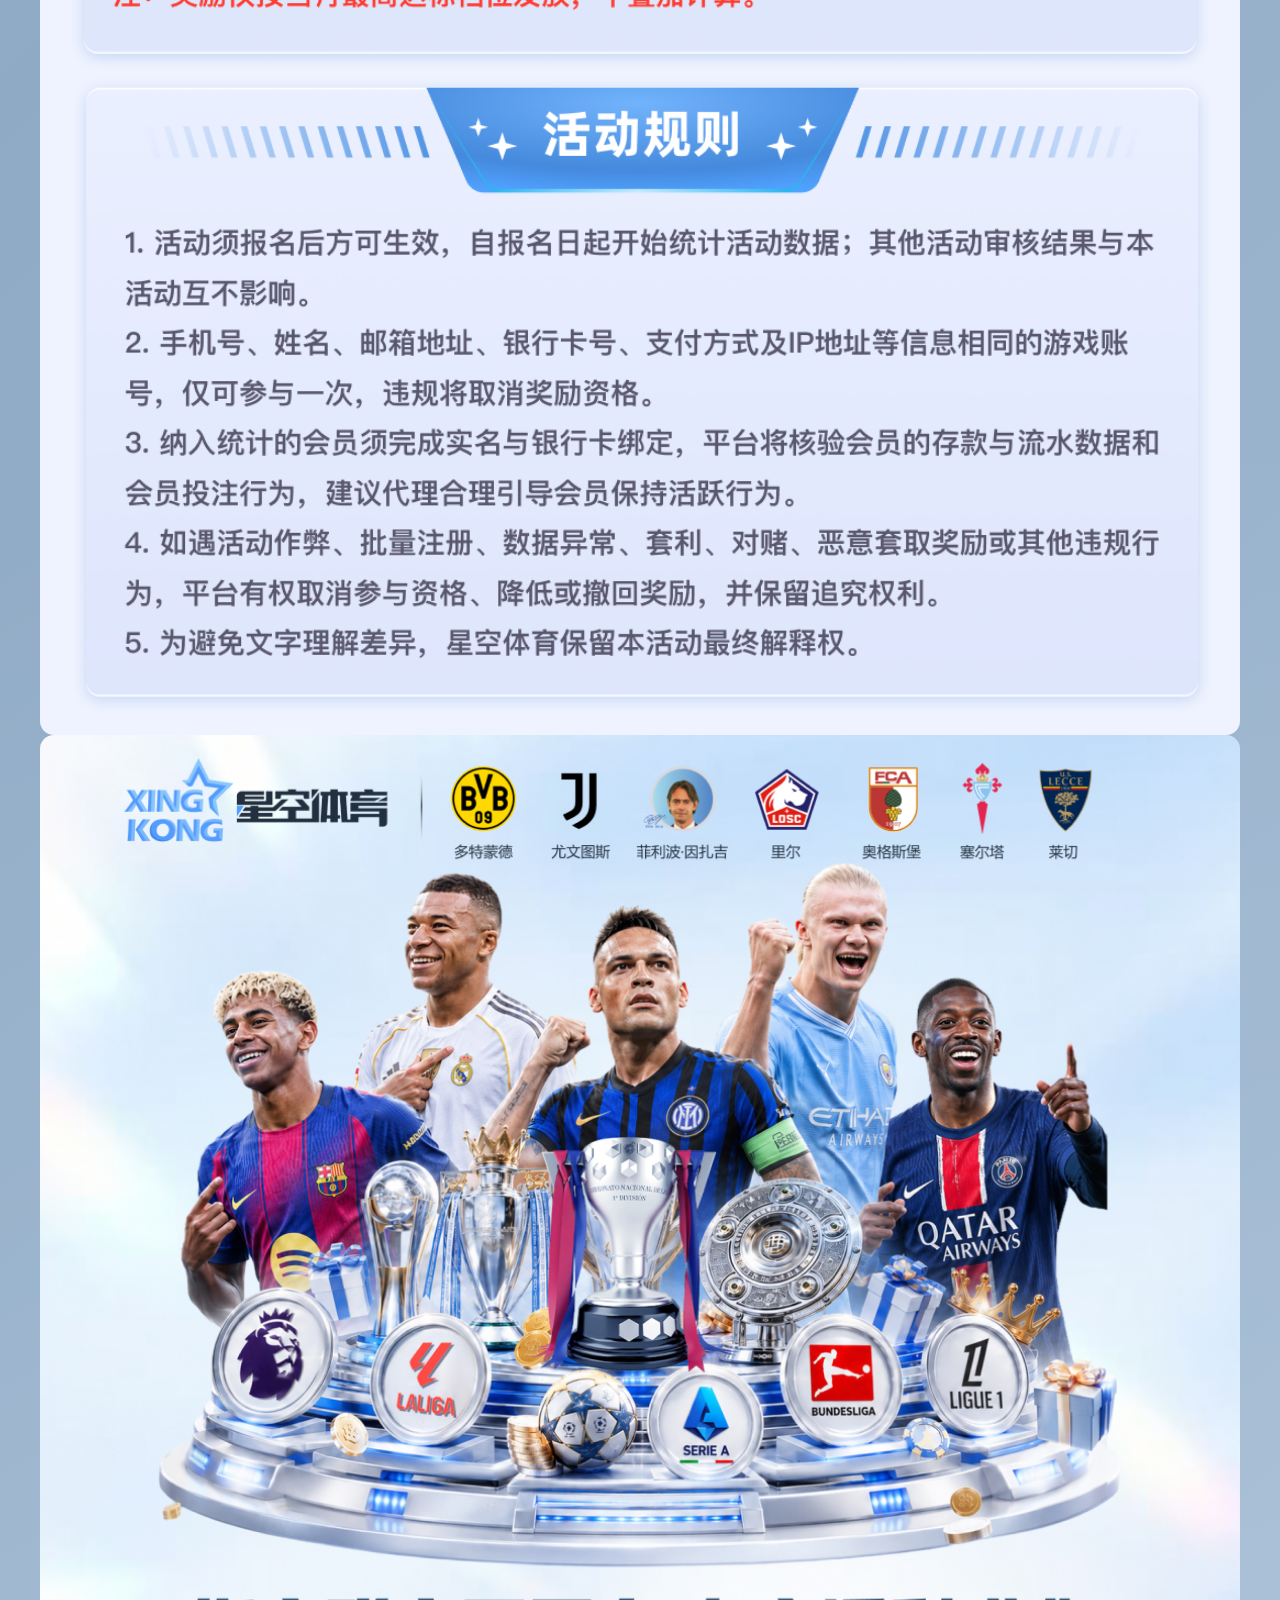
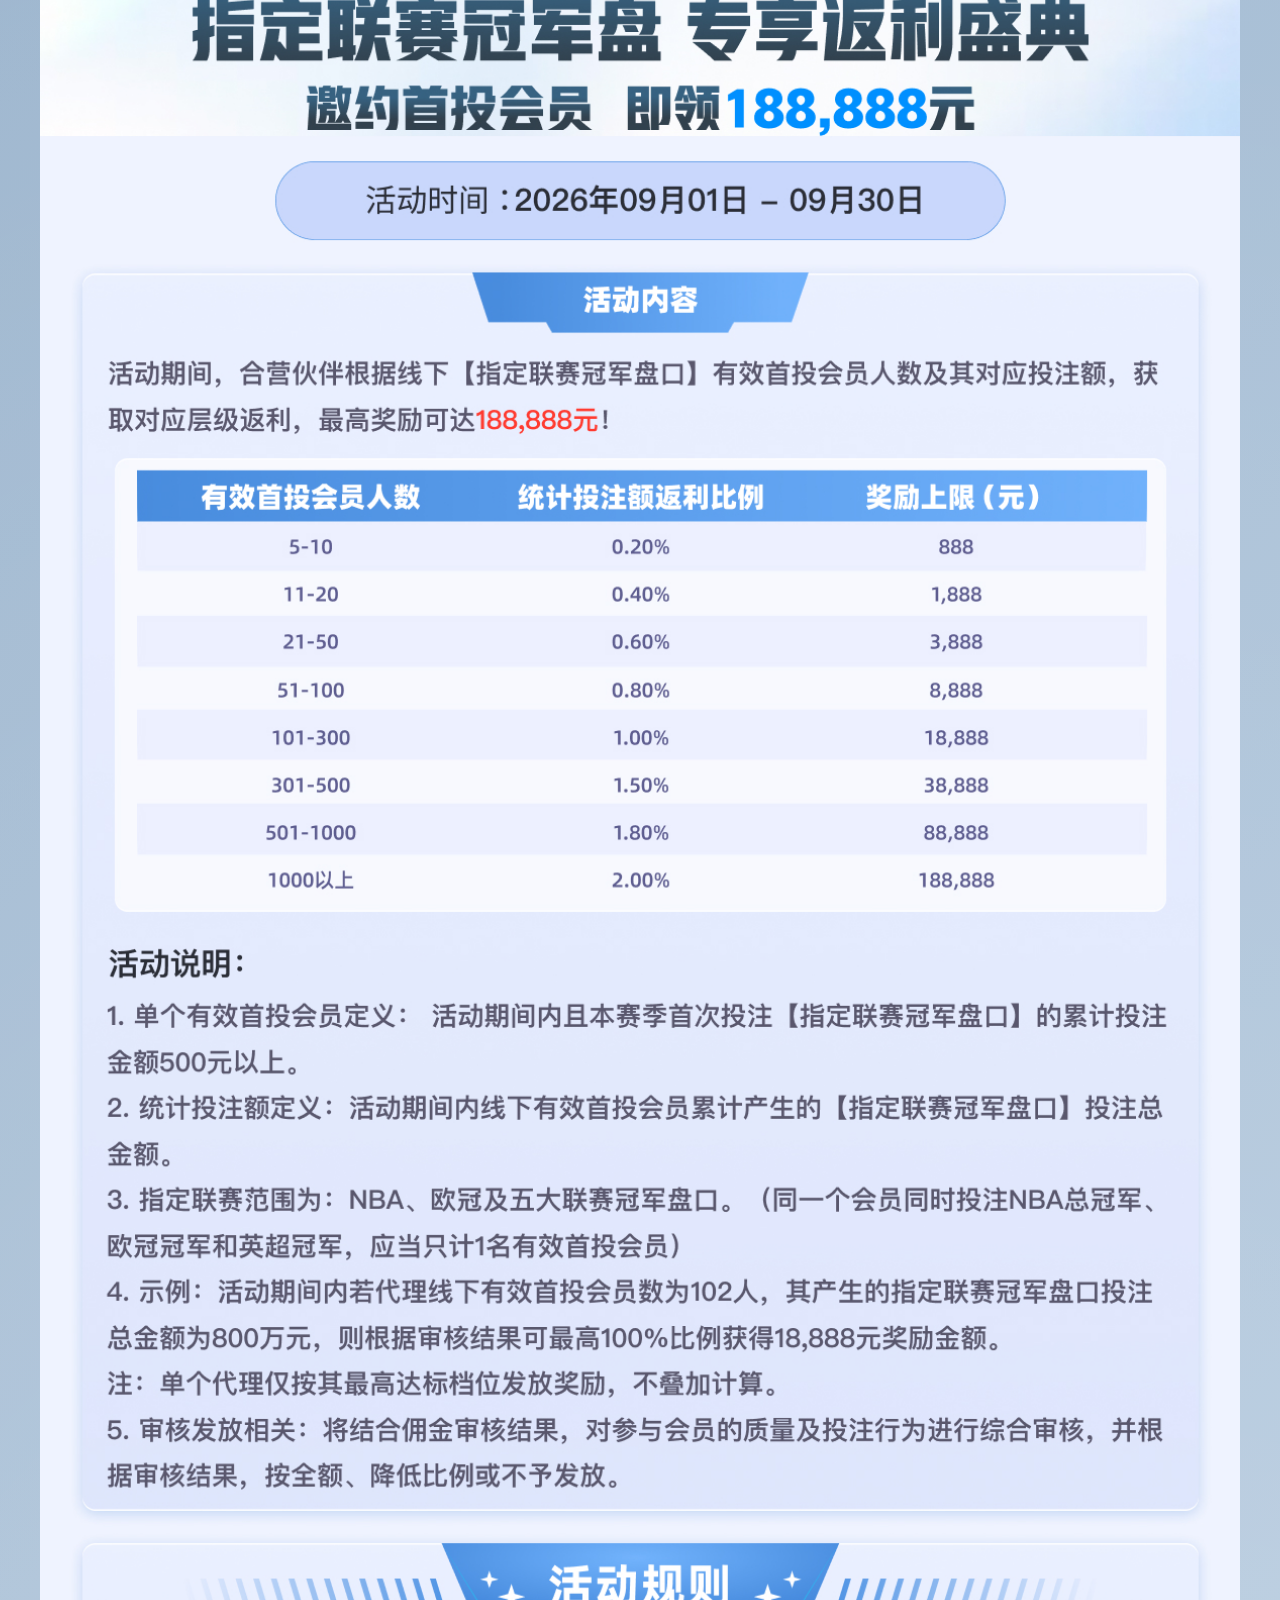
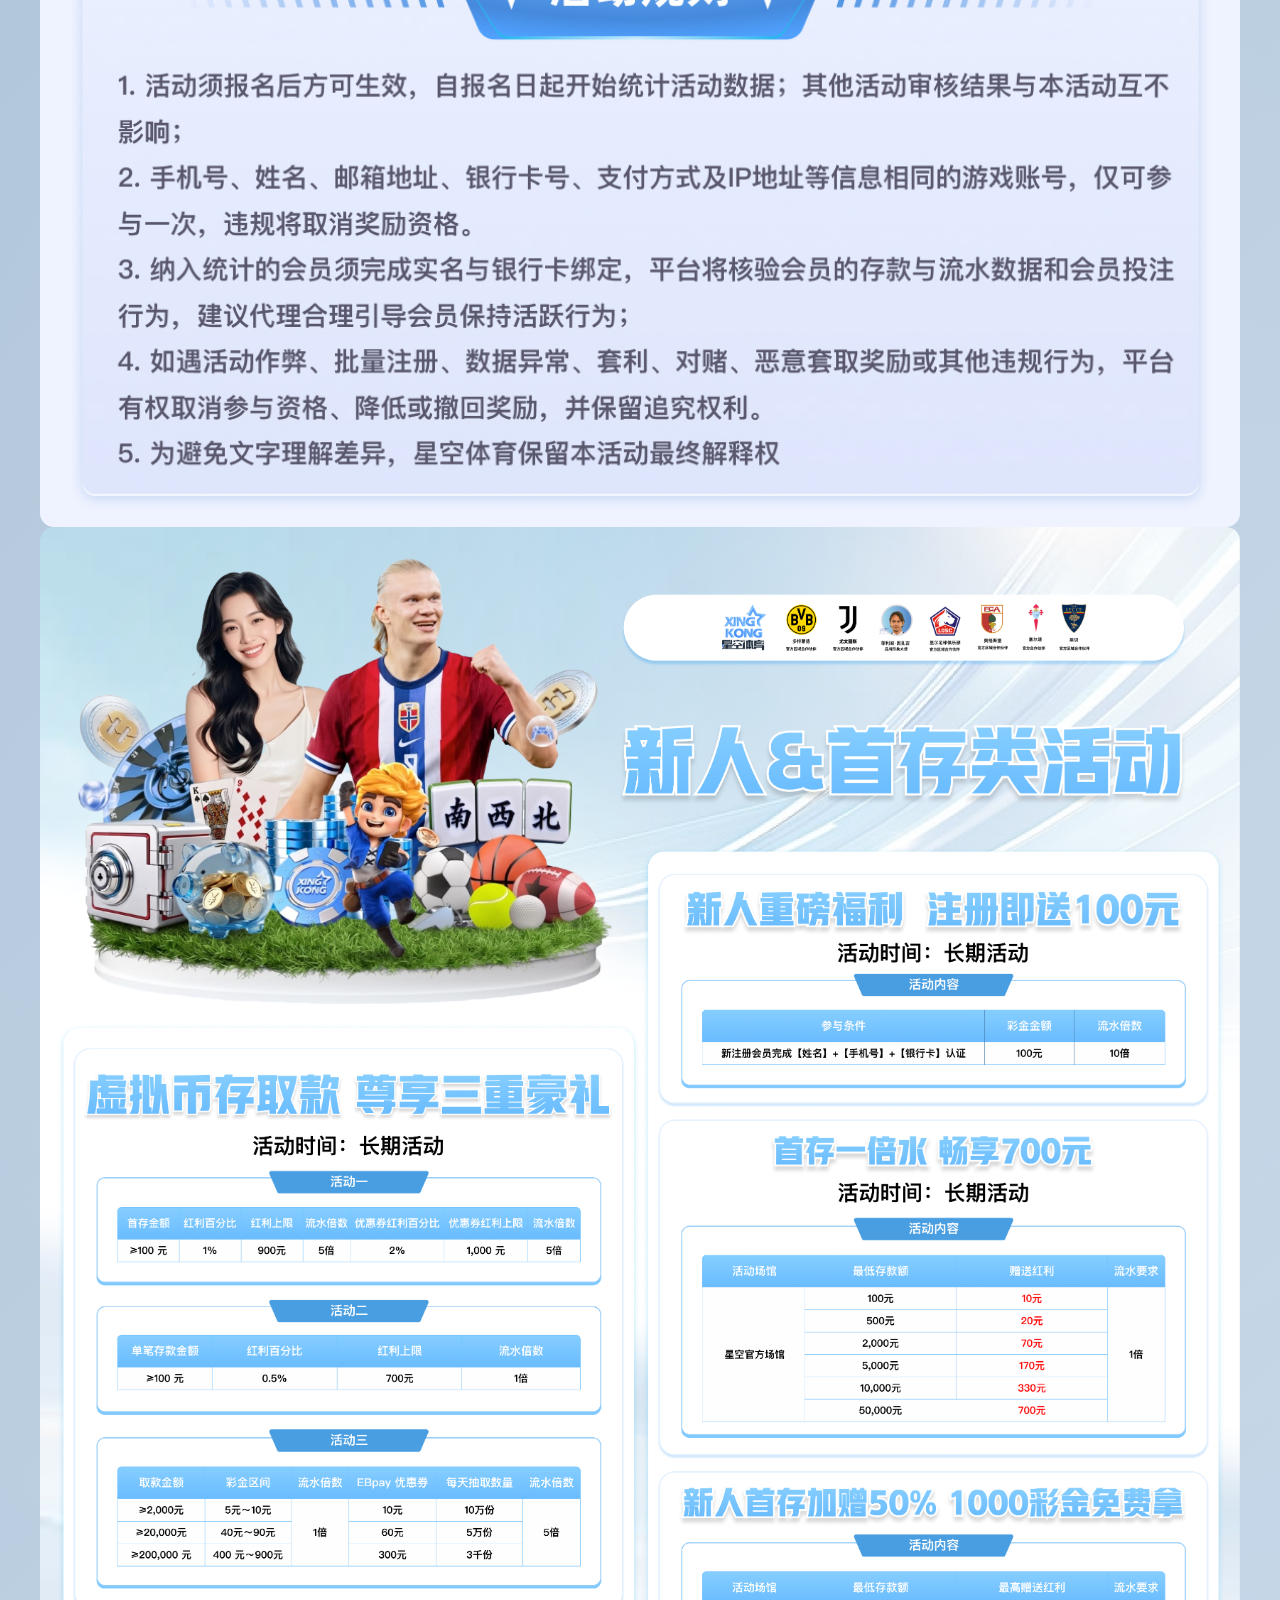
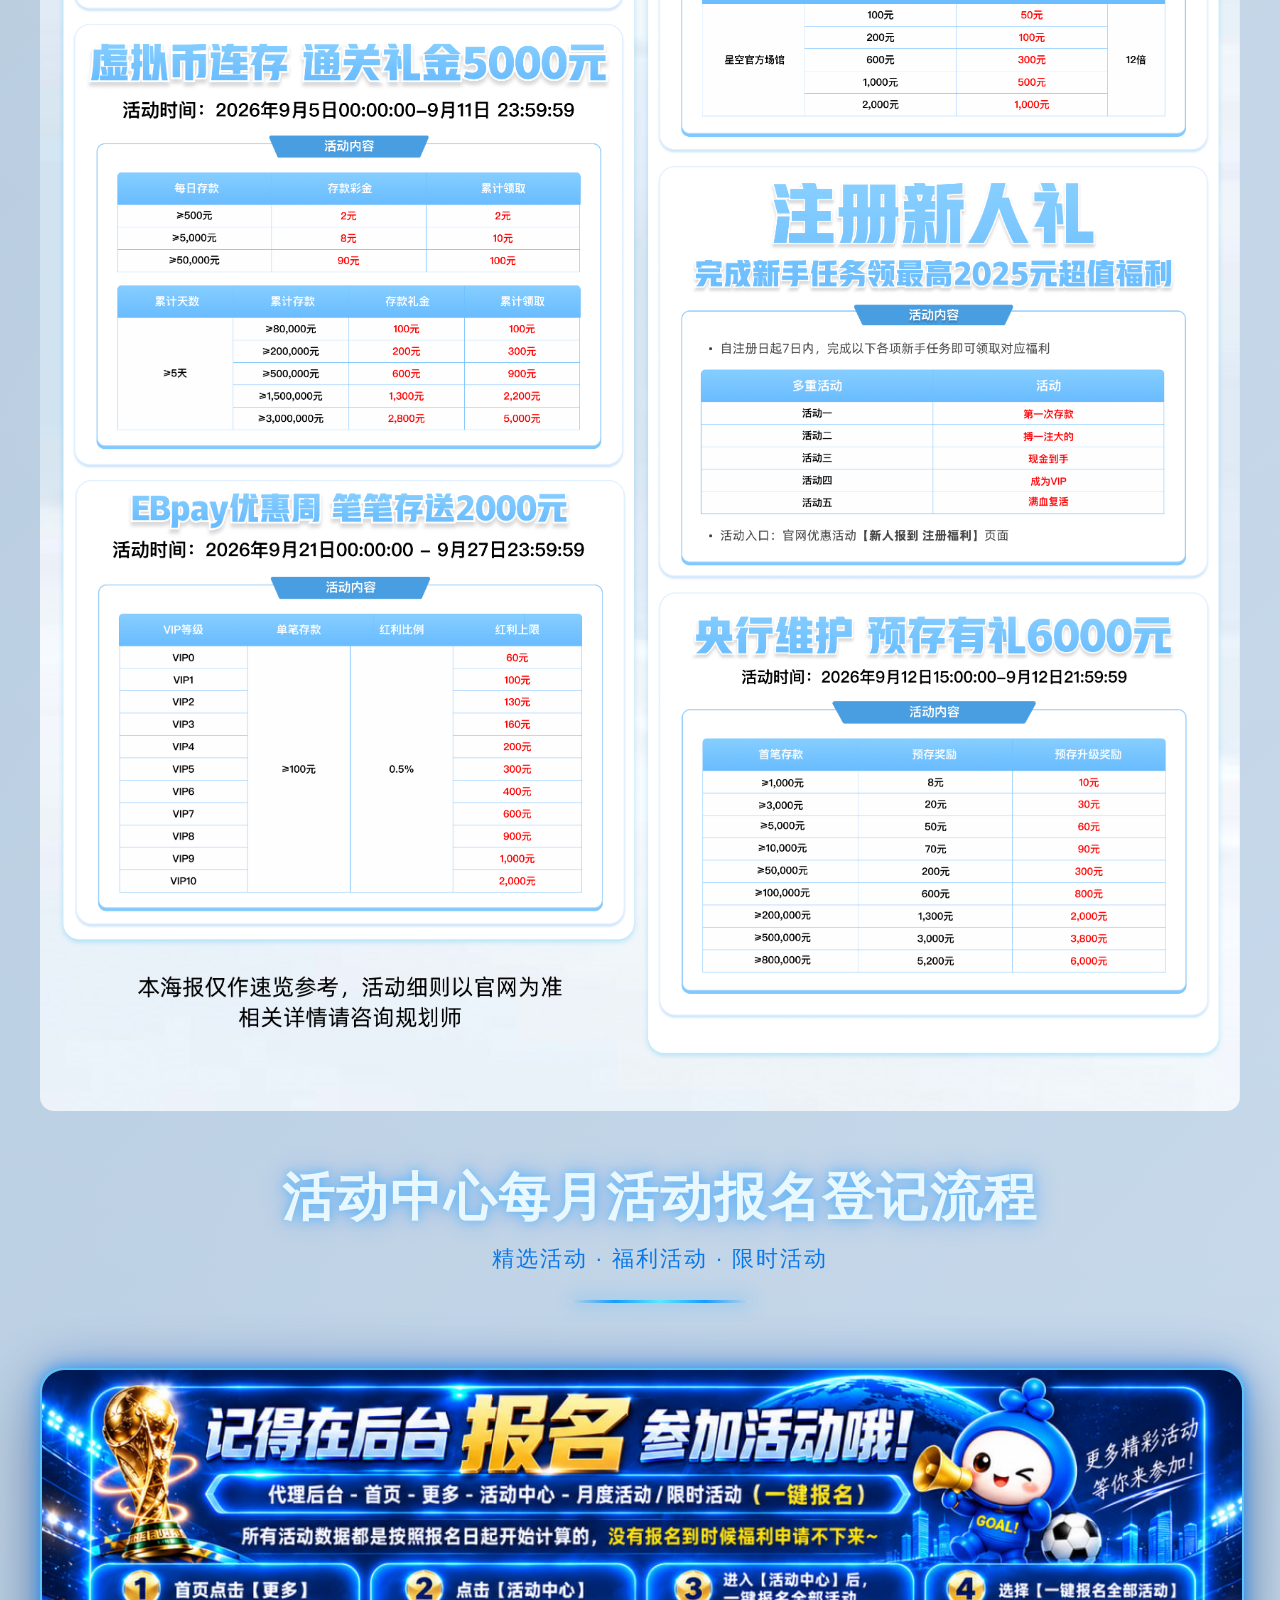
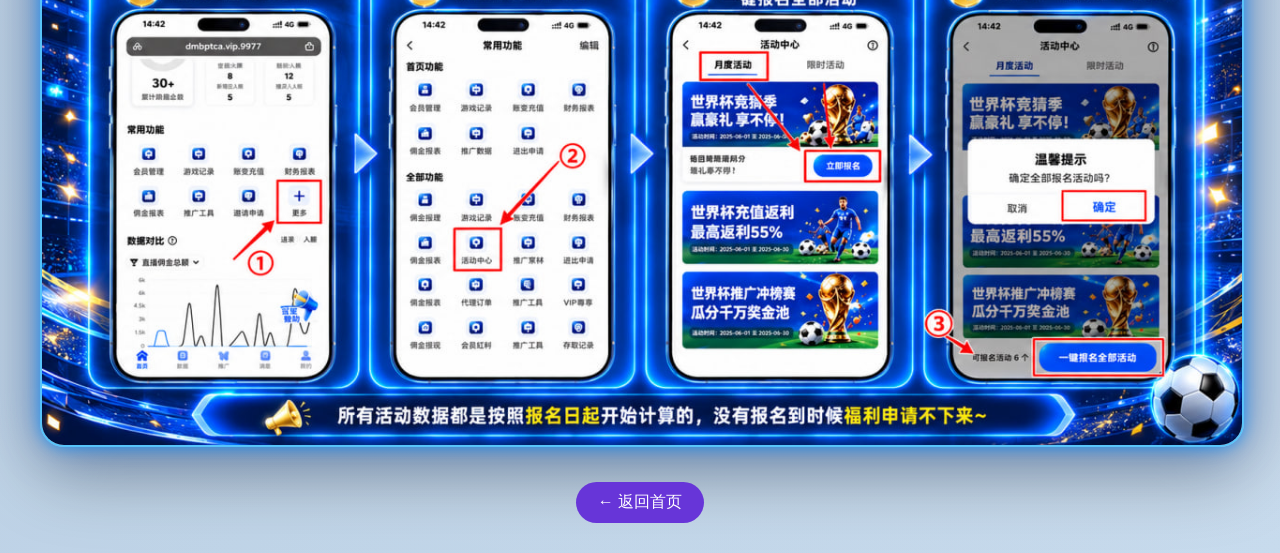
<file: 活动.html>
<!DOCTYPE html>
<html lang="zh-CN">
<head>
<meta charset="UTF-8">
<meta name="viewport" content="width=device-width, initial-scale=1.0">
<title>活动页面</title>

<style>
body{
    margin:0;
    padding:20px;
    min-height:100vh;

    background:
    radial-gradient(circle at 20% 15%,rgba(255,255,255,.35),transparent 25%),
    radial-gradient(circle at 80% 80%,rgba(255,255,255,.25),transparent 30%),
    linear-gradient(135deg,#b7cde3 0%,#8faac5 50%,#c5d9ec 100%);
    color:#17385f;
    font-family:Arial,"Microsoft YaHei",sans-serif;
}
/* ===== 活动中心标题 ===== */
.bottom-title{
    width:100%;
    max-width:1200px;
    margin:45px auto 25px;
    text-align:center;
}

.bottom-title h1{
    margin:0 0 14px;
    padding:0;

    font-family:Arial,"Microsoft YaHei",sans-serif;
    font-size:52px;
    line-height:1.2;
    font-weight:800;
    letter-spacing:2px;

    color:#e9f7ff;

    text-align:center;

    text-shadow:
        0 0 10px rgba(60,180,255,.7),
        0 0 25px rgba(20,120,255,.45);
}


/* ===== 和 xiaxian.html 标题一致 ===== */
.bottom-title{
    width:100%;
    max-width:1280px;
    margin:0 auto;
    padding:55px 20px 30px;
    text-align:center;
    position:relative;
}

.bottom-title h1{
    margin:0 0 14px;
    padding:0;

    font-size:52px;
    line-height:1.2;
    font-weight:800;
    letter-spacing:2px;

    color:#e9f7ff;

    text-shadow:
        0 0 10px rgba(60,180,255,.7),
        0 0 25px rgba(20,120,255,.45);
}

.bottom-title p{
    margin:0;
    padding:0;

    font-size:22px;
    line-height:1.5;
    font-weight:400;

    color:#0878e8;

    letter-spacing:2px;
    text-align:center;
}

/* 标题下面的蓝色发光横线 */
.bottom-title::after{
    content:"";
    display:block;

    width:180px;
    height:3px;

    margin:25px auto 0;

    background:linear-gradient(
        90deg,
        transparent,
        #159cff,
        #5ee7ff,
        #159cff,
        transparent
    );

    box-shadow:
        0 0 18px rgba(21,156,255,.8);
}
/* 活动中心说明图片 */
.activity-guide{
    width:100%;
    max-width:1200px;
    margin:35px auto 35px;
    text-align:center;
}

.activity-guide img{
    width:100%;
    height:auto;
    display:block;
    margin:0 auto;
    border-radius:24px;
    border:2px solid rgba(52,190,255,.75);
    box-shadow:
        0 0 15px rgba(0,140,255,.7),
        0 0 45px rgba(0,100,255,.35),
        0 25px 70px rgba(0,0,0,.35);
}

/* 手机端 */
@media(max-width:600px){

    .bottom-title{
        padding:30px 8px 22px;
    }

    .bottom-title h1{
        font-size:30px;
        letter-spacing:1px;
        margin-bottom:14px;
    }

    .bottom-title p{
        font-size:15px;
        letter-spacing:1px;
    }

    .bottom-title::after{
        width:120px;
        margin-top:18px;
    }
    .activity-guide{
    margin:25px auto;
}

.activity-guide img{
    border-radius:16px;
    border-width:1px;
}
}
body::before{
    content:"★　✦　★　✦　★";
    position:fixed;
    top:35px;
    left:0;
    width:100%;
    text-align:center;
    font-size:30px;
    letter-spacing:60px;
    color:rgba(255,255,255,.9);
    pointer-events:none;
    z-index:0;
}

.page{
    max-width:1200px;
    margin:0 auto;
}

.page > h1{
    text-align:center;
    margin:20px auto 40px;
    width:fit-content;
    padding:18px 90px;
    color:#fff;
    font-size:42px;
    font-weight:800;
    background:linear-gradient(135deg,#1976d2,#42a5f5);
    border-radius:0 0 28px 28px;
    box-shadow:0 8px 25px rgba(25,118,210,.25);
    position:relative;
    z-index:1;
}

.back{
    display:block;
    width:fit-content;
    margin:30px auto 10px;
    padding:10px 22px;
    border-radius:24px;
    background:#6735d8;
    color:#fff;
    text-decoration:none;
    font-size:16px;
    transition:.2s;
}

.back:hover{
    transform:translateY(-2px);
    opacity:.9;
}
    text-decoration:none;
}

.activity-list{
    display:grid;
    grid-template-columns:repeat(2,1fr);
    gap:20px;
}

.activity-list img{
    width:100%;
    display:block;
    border-radius:14px;
}

@media(max-width:700px){
    .activity-list{
        grid-template-columns:1fr;
    }
}
</style>
</head>

<body>

<div class="page">

<h1>活动页面</h1>

<div class="activity-list">

<img src="9月合营佣金+新增活动-XK.jpg" alt="合营活动1">
<img src="9月合营首存复存活动-XK.png" alt="合营活动2">
<img src="9月限时热门活动(XK).png" alt="合营活动3">
<img src="9月月均日活奖励活动-XK.png" alt="合营活动4">
<img src="9月指定联赛冠军盘投注返利-XK.jpg" alt="合营活动5">
<img src="新人&首存类活动(XK).png" alt="合营活动6">

</div>

<!-- 底部标题 -->
<div class="bottom-title">
    <h1>活动中心每月活动报名登记流程</h1>
    <p>精选活动 · 福利活动 · 限时活动</p>
</div>
<!-- 活动中心说明图片 -->
<div class="activity-guide">
    <img src="photo_2026-09-18_16-04-57.jpg" alt="活动中心报名说明">
</div>
<a href="index.html" class="back">← 返回首页</a>
</div>

</body>
</html>
</file>
